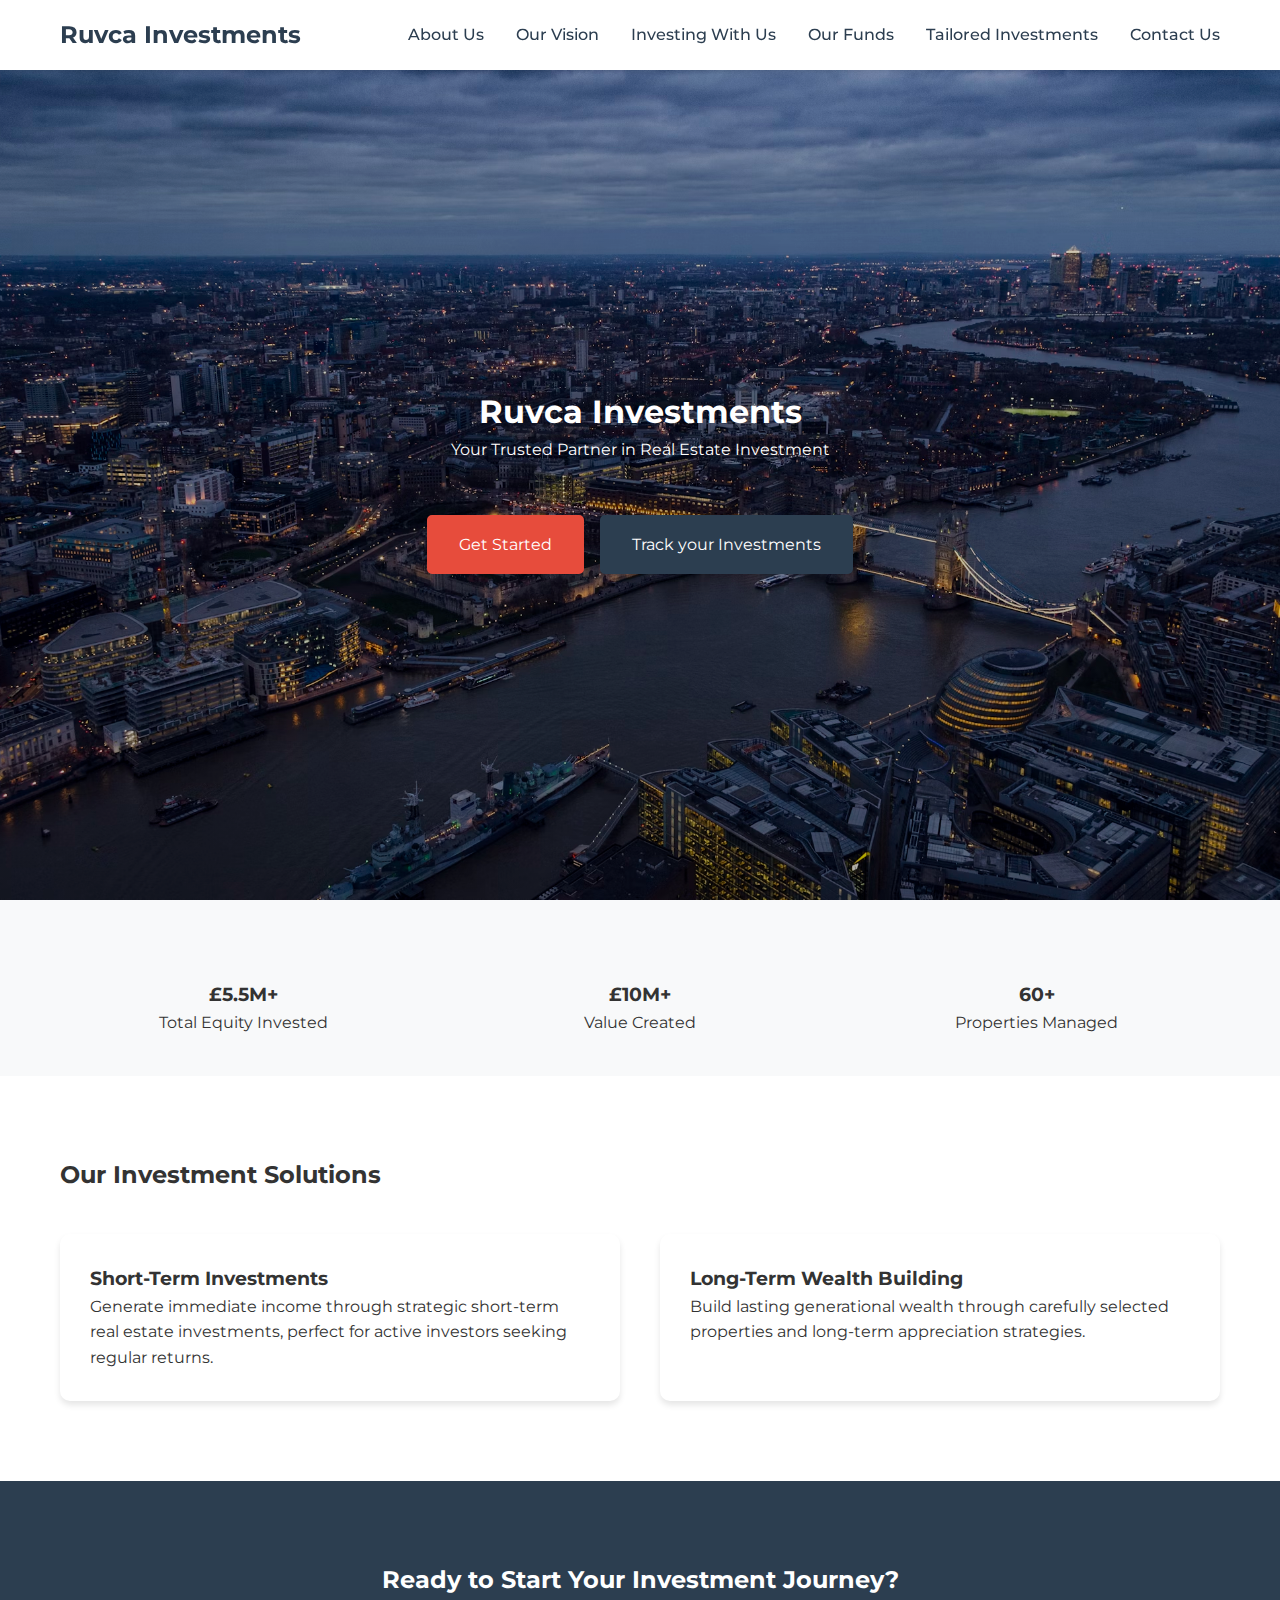
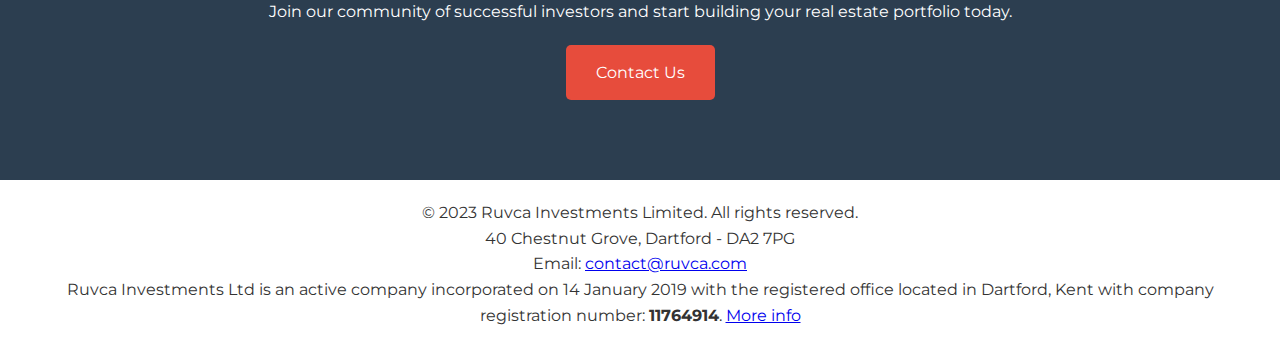
<file: index.html>
<!DOCTYPE html>
<html lang="en">

<head>
    <meta charset="UTF-8">
    <meta name="viewport" content="width=device-width, initial-scale=1.0">
    <title>Ruvca Investments | Real Estate Investment Experts</title>
    <link rel="icon" type="image/x-icon" href="favicon.ico">
    <link href="https://fonts.googleapis.com/css2?family=Montserrat:wght@400;600;700&display=swap" rel="stylesheet">

    <style>
        * {
            margin: 0;
            padding: 0;
            box-sizing: border-box;
        }

        body {
            font-family: 'Montserrat', sans-serif;
            line-height: 1.6;
            color: #333;
        }

        .header {
            background: linear-gradient(rgba(0, 0, 0, 0.1), rgba(0, 0, 0, 0.3)), url('images/london-top.avif');
            background-size: cover;
            background-position: center;
            color: white;
            padding: 100px 20px;
            text-align: center;
            height: 100vh;
            display: flex;
            align-items: center;
        }

        .container {
            max-width: 1200px;
            margin: 0 auto;
            padding: 0 20px;
        }

        .stats {
            background-color: #f8f9fa;
            padding: 40px 0;
            text-align: center;
        }

        .stats-grid {
            display: grid;
            grid-template-columns: repeat(auto-fit, minmax(200px, 1fr));
            gap: 30px;
            margin-top: 40px;
        }

        .services {
            padding: 80px 0;
        }

        .services-grid {
            display: grid;
            grid-template-columns: repeat(auto-fit, minmax(300px, 1fr));
            gap: 40px;
            margin-top: 40px;
        }

        .service-card {
            padding: 30px;
            border-radius: 10px;
            box-shadow: 0 4px 6px rgba(0, 0, 0, 0.1);
        }

        .cta {
            background-color: #2c3e50;
            color: white;
            padding: 80px 0;
            text-align: center;
        }

        .button {
            display: inline-block;
            padding: 15px 30px;
            background-color: #e74c3c;
            color: white;
            text-decoration: none;
            border-radius: 5px;
            margin-top: 20px;
            transition: background-color 0.3s;
        }

        .button:hover {
            background-color: #c0392b;
        }

        .navbar {
            background-color: white;
            box-shadow: 0 2px 4px rgba(0, 0, 0, 0.1);
            padding: 1rem 0;
            position: fixed;
            width: 100%;
            top: 0;
            z-index: 1000;
        }

        .nav-container {
            display: flex;
            justify-content: space-between;
            align-items: center;
        }

        .logo {
            font-weight: 700;
            font-size: 1.5rem;
            color: #2c3e50;
            text-decoration: none;
        }

        .nav-menu {
            display: flex;
            list-style: none;
            align-items: center;
        }

        .nav-item {
            position: relative;
            margin-left: 2rem;
        }

        .nav-link {
            color: #2c3e50;
            text-decoration: none;
            font-weight: 500;
            transition: color 0.3s;
        }

        .nav-link:hover {
            color: #e74c3c;
        }

        .dropdown-content {
            display: none;
            position: absolute;
            background-color: white;
            min-width: 200px;
            box-shadow: 0 8px 16px rgba(0, 0, 0, 0.1);
            border-radius: 5px;
            padding: 0.5rem 0;
        }

        .nav-item:hover .dropdown-content {
            display: block;
        }

        .dropdown-link {
            display: block;
            padding: 0.5rem 1rem;
            color: #2c3e50;
            text-decoration: none;
            transition: background-color 0.3s;
        }

        .dropdown-link:hover {
            background-color: #f8f9fa;
            color: #e74c3c;
        }

        .mobile-menu-btn {
            display: none;
            background: none;
            border: none;
            font-size: 1.5rem;
            cursor: pointer;
            color: #2c3e50;
        }

        @media (max-width: 968px) {
            .mobile-menu-btn {
                display: block;
            }

            .nav-menu {
                display: none;
                position: absolute;
                top: 100%;
                left: 0;
                right: 0;
                background-color: white;
                padding: 1rem 0;
                box-shadow: 0 2px 4px rgba(0, 0, 0, 0.1);
                flex-direction: column;
            }

            .nav-menu.active {
                display: flex;
            }

            .nav-item {
                margin: 0.5rem 0;
            }

            .dropdown-content {
                position: static;
                box-shadow: none;
                padding-left: 1rem;
            }
        }

        /* Adjust header padding to account for fixed navbar */
        .header {
            padding-top: 160px;
        }

        .header-buttons {
            margin-top: 2rem;
            gap: 1rem;
            display: flex;
            justify-content: center;
        }

        .primary-button {
            background-color: #e74c3c;
            border: 2px solid #e74c3c;
        }

        .secondary-button {
            background-color: transparent;
            border: 2px solid white;
        }

        .secondary-button:hover {
            background-color: white;
            color: #2c3e50;
        }

        /* Add smooth scrolling to the entire page */
        html {
            scroll-behavior: smooth;
        }

        .track-button {
            background-color: #2c3e50;
            border: 2px solid #2c3e50;
        }

        .track-button:hover {
            background-color: #34495e;
            border-color: #34495e;
        }
    </style>

</head>

<body>
    <nav class="navbar">
        <div class="container nav-container">
            <a href="index.html" class="logo">Ruvca Investments</a>
            <button class="mobile-menu-btn">☰</button>
            <ul class="nav-menu">
                <li class="nav-item">
                    <a href="about.html" class="nav-link">About Us</a>
                </li>
                <li class="nav-item">
                    <a href="vision.html" class="nav-link">Our Vision</a>
                </li>
                <li class="nav-item">
                    <a href="investing.html" class="nav-link">Investing With Us</a>
                </li>
                <li class="nav-item">
                    <a href="#" class="nav-link">Our Funds</a>
                    <div class="dropdown-content">
                        <a href="prime-location.html" class="dropdown-link">Prime Location Fund</a>
                        <a href="yield-maximizer.html" class="dropdown-link">Yield Maximizer Fund</a>
                        <a href="affordable-housing.html" class="dropdown-link">Affordable Housing Fund</a>
                        <a href="high-risk-reward.html" class="dropdown-link">High-Risk/High-Reward Fund</a>
                    </div>
                </li>
                <li class="nav-item">
                    <a href="tailored.html" class="nav-link">Tailored Investments</a>
                </li>

                <li class="nav-item">
                    <a href="contact.html" class="nav-link">Contact Us</a>
                </li>
            </ul>
        </div>
    </nav>

    <header class="header">
        <div class="container">
            <h1>Ruvca Investments</h1>
            <p>Your Trusted Partner in Real Estate Investment</p>
            <div class="header-buttons">
                <a href="#stats" class="button primary-button">Get Started</a>
                <a href="login.html" class="button track-button">Track your Investments</a>
            </div>
        </div>
    </header>

    <section class="stats" id="stats">
        <div class="container">
            <div class="stats-grid">
                <div>
                    <h3>£5.5M+</h3>
                    <p>Total Equity Invested</p>
                </div>
                <div>
                    <h3>£10M+</h3>
                    <p>Value Created</p>
                </div>
                <div>
                    <h3>60+</h3>
                    <p>Properties Managed</p>
                </div>
            </div>
        </div>
    </section>

    <section class="services">
        <div class="container">
            <h2>Our Investment Solutions</h2>
            <div class="services-grid">
                <div class="service-card">
                    <h3>Short-Term Investments</h3>
                    <p>Generate immediate income through strategic short-term real estate investments, perfect for
                        active investors seeking regular returns.</p>
                </div>
                <div class="service-card">
                    <h3>Long-Term Wealth Building</h3>
                    <p>Build lasting generational wealth through carefully selected properties and long-term
                        appreciation strategies.</p>
                </div>
            </div>
        </div>
    </section>

    <section class="cta">
        <div class="container">
            <h2>Ready to Start Your Investment Journey?</h2>
            <p>Join our community of successful investors and start building your real estate portfolio today.</p>
            <a href="contact.html" class="button">Contact Us</a>
        </div>
    </section>

    <footer>
        <div class="container" style="text-align: center; padding: 20px 0;">
            <p>© 2023 Ruvca Investments Limited. All rights reserved.</p>
            <p>40 Chestnut Grove, Dartford - DA2 7PG</p>
            <p>Email: <a href="mailto:contact@ruvca.com">contact@ruvca.com</a></p>
            <p>Ruvca Investments Ltd is an active company incorporated on 14 January 2019 with the registered office located in Dartford, Kent with company registration number: <strong>11764914</strong>. <a href="https://find-and-update.company-information.service.gov.uk/company/11764914" target="_blank">More info</a></p>

        </div>
    </footer>

    <script>
        document.querySelector('.mobile-menu-btn').addEventListener('click', function () {
            document.querySelector('.nav-menu').classList.toggle('active');
        });

        // Smooth scroll for anchor links
        document.querySelectorAll('a[href^="#"]').forEach(anchor => {
            anchor.addEventListener('click', function (e) {
                e.preventDefault();
                const target = document.querySelector(this.getAttribute('href'));
                if (target) {
                    target.scrollIntoView({
                        behavior: 'smooth'
                    });
                }
            });
        });
    </script>
</body>

</html>
</file>
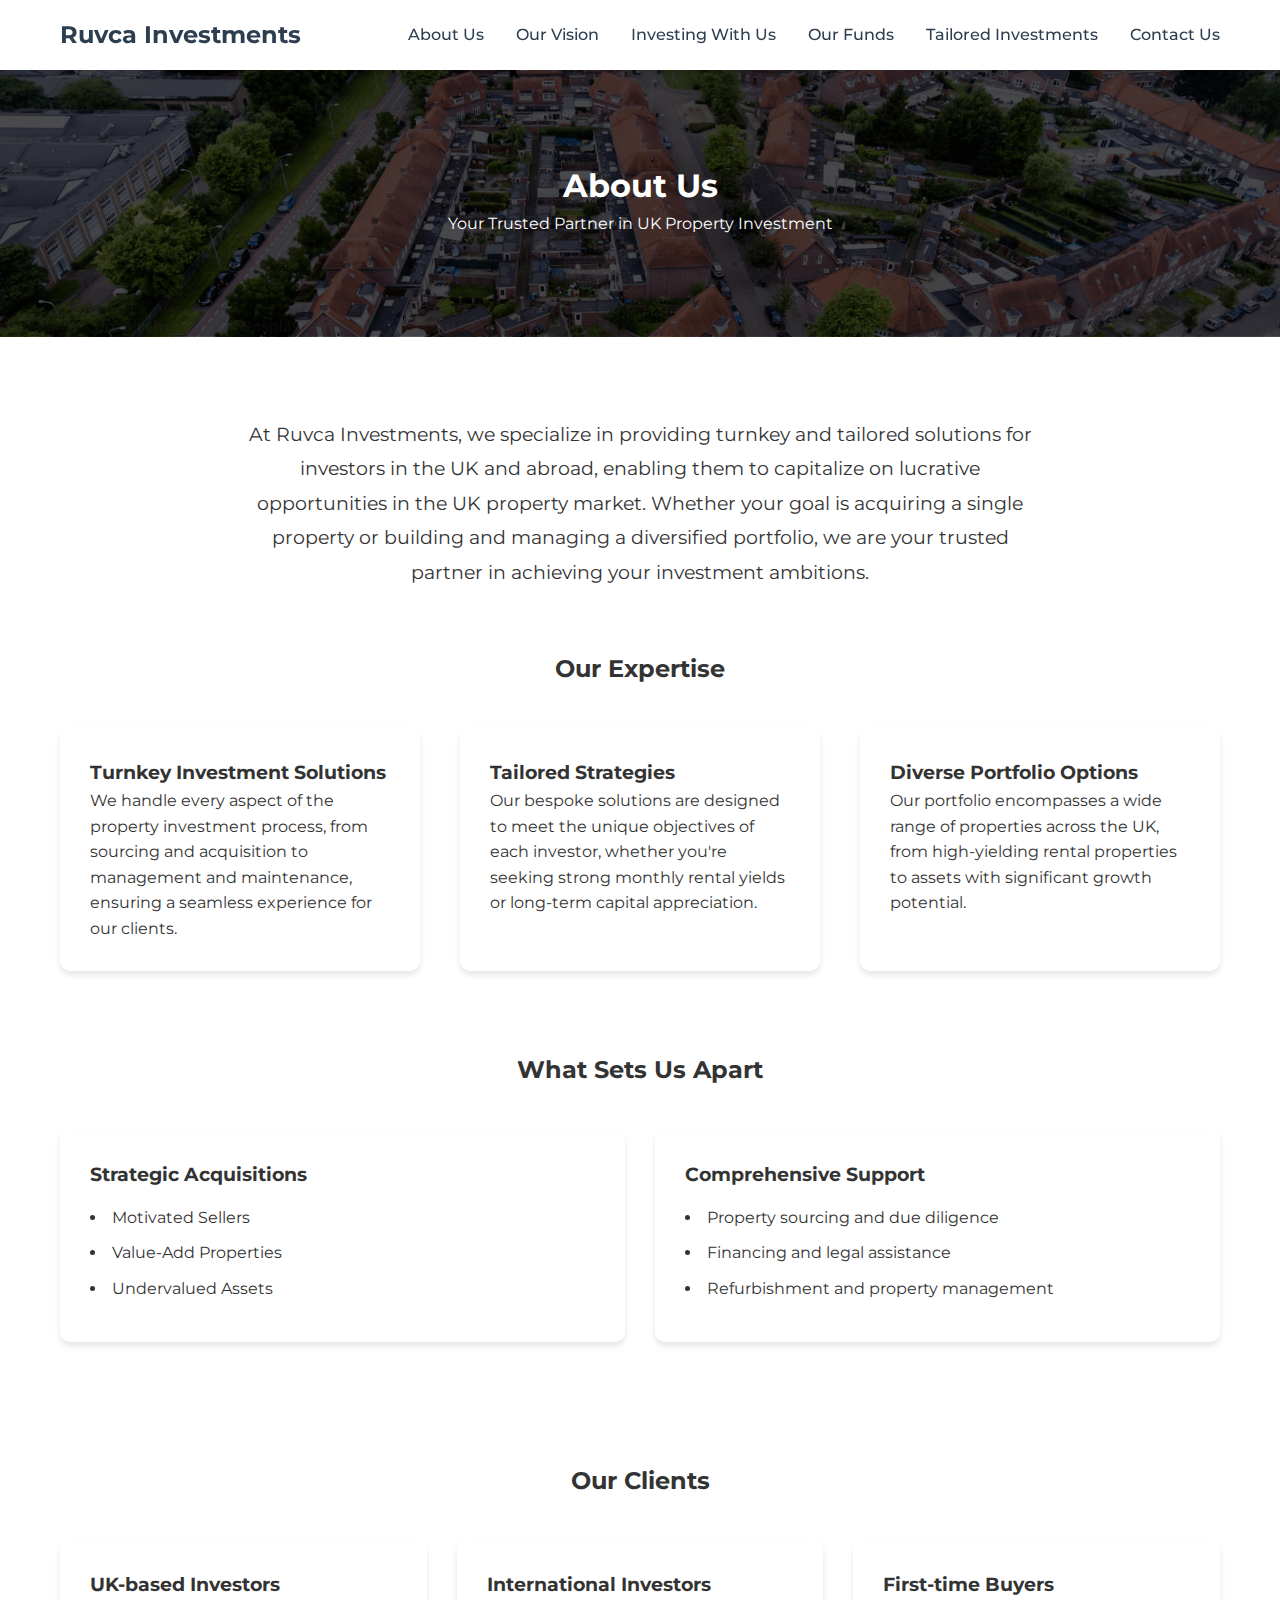
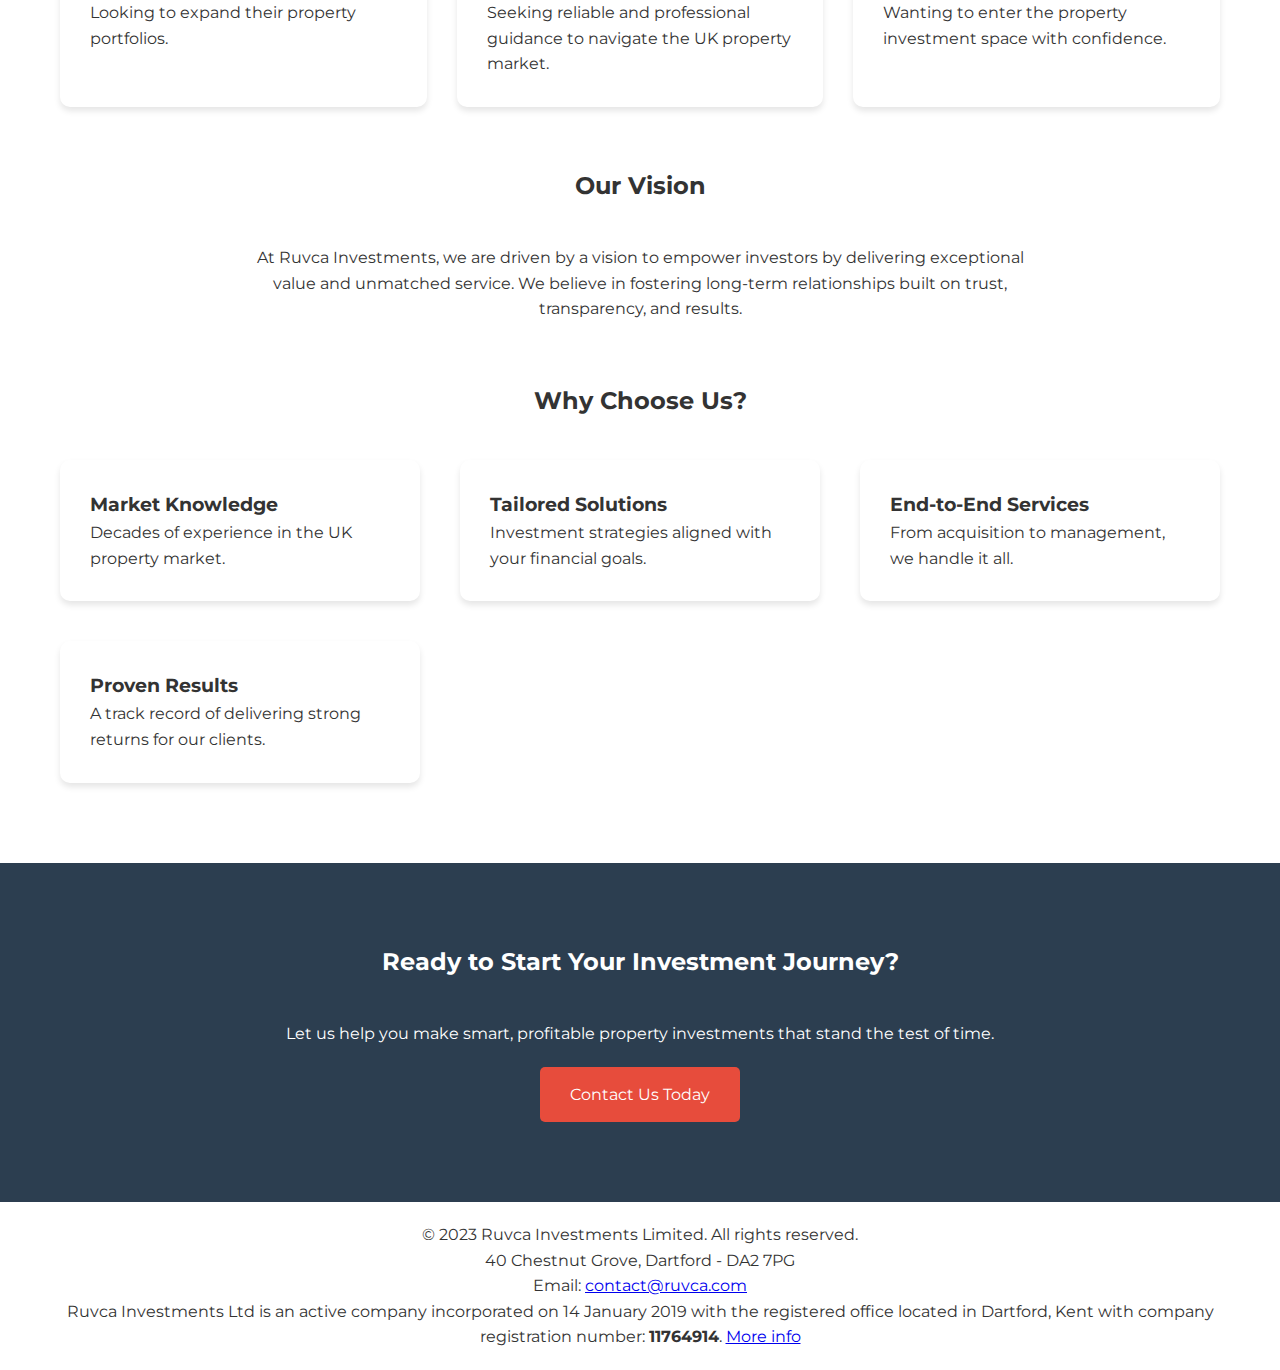
<file: about.html>
<!DOCTYPE html>
<html lang="en">
<head>
    <meta charset="UTF-8">
    <meta name="viewport" content="width=device-width, initial-scale=1.0">
    <title>About Us | Ruvca Investments</title>
    <link rel="icon" type="image/x-icon" href="favicon.ico">
    
    <link href="https://fonts.googleapis.com/css2?family=Montserrat:wght@400;600;700&display=swap" rel="stylesheet">
    <style>
        * {
            margin: 0;
            padding: 0;
            box-sizing: border-box;
        }

        body {
            font-family: 'Montserrat', sans-serif;
            line-height: 1.6;
            color: #333;
        }

        .header {
            background: linear-gradient(rgba(0, 0, 0, 0.7), rgba(0, 0, 0, 0.7)), url('images/bg2.png');
            background-size: cover;
            background-position: center;
            color: white;
            padding: 100px 20px;
            text-align: center;
        }

        .container {
            max-width: 1200px;
            margin: 0 auto;
            padding: 0 20px;
        }

        .stats {
            background-color: #f8f9fa;
            padding: 40px 0;
            text-align: center;
        }

        .stats-grid {
            display: grid;
            grid-template-columns: repeat(auto-fit, minmax(200px, 1fr));
            gap: 30px;
            margin-top: 40px;
        }

        .services {
            padding: 80px 0;
        }

        .services-grid {
            display: grid;
            grid-template-columns: repeat(auto-fit, minmax(300px, 1fr));
            gap: 40px;
            margin-top: 40px;
        }

        .service-card {
            padding: 30px;
            border-radius: 10px;
            box-shadow: 0 4px 6px rgba(0, 0, 0, 0.1);
        }

        .cta {
            background-color: #2c3e50;
            color: white;
            padding: 80px 0;
            text-align: center;
        }

        .button {
            display: inline-block;
            padding: 15px 30px;
            background-color: #e74c3c;
            color: white;
            text-decoration: none;
            border-radius: 5px;
            margin-top: 20px;
            transition: background-color 0.3s;
        }

        .button:hover {
            background-color: #c0392b;
        }

        .navbar {
            background-color: white;
            box-shadow: 0 2px 4px rgba(0, 0, 0, 0.1);
            padding: 1rem 0;
            position: fixed;
            width: 100%;
            top: 0;
            z-index: 1000;
        }

        .nav-container {
            display: flex;
            justify-content: space-between;
            align-items: center;
        }

        .logo {
            font-weight: 700;
            font-size: 1.5rem;
            color: #2c3e50;
            text-decoration: none;
        }

        .nav-menu {
            display: flex;
            list-style: none;
            align-items: center;
        }

        .nav-item {
            position: relative;
            margin-left: 2rem;
        }

        .nav-link {
            color: #2c3e50;
            text-decoration: none;
            font-weight: 500;
            transition: color 0.3s;
        }

        .nav-link:hover {
            color: #e74c3c;
        }

        .dropdown-content {
            display: none;
            position: absolute;
            background-color: white;
            min-width: 200px;
            box-shadow: 0 8px 16px rgba(0, 0, 0, 0.1);
            border-radius: 5px;
            padding: 0.5rem 0;
        }

        .nav-item:hover .dropdown-content {
            display: block;
        }

        .dropdown-link {
            display: block;
            padding: 0.5rem 1rem;
            color: #2c3e50;
            text-decoration: none;
            transition: background-color 0.3s;
        }

        .dropdown-link:hover {
            background-color: #f8f9fa;
            color: #e74c3c;
        }

        .mobile-menu-btn {
            display: none;
            background: none;
            border: none;
            font-size: 1.5rem;
            cursor: pointer;
            color: #2c3e50;
        }

        @media (max-width: 968px) {
            .mobile-menu-btn {
                display: block;
            }

            .nav-menu {
                display: none;
                position: absolute;
                top: 100%;
                left: 0;
                right: 0;
                background-color: white;
                padding: 1rem 0;
                box-shadow: 0 2px 4px rgba(0, 0, 0, 0.1);
                flex-direction: column;
            }

            .nav-menu.active {
                display: flex;
            }

            .nav-item {
                margin: 0.5rem 0;
            }

            .dropdown-content {
                position: static;
                box-shadow: none;
                padding-left: 1rem;
            }
        }

        /* Adjust header padding to account for fixed navbar */
        .header {
            padding-top: 160px;
        }
    </style>
    <style>
        .content {
            padding: 80px 0;
        }

        .intro-section {
            max-width: 800px;
            margin: 0 auto 60px;
            text-align: center;
        }

        .lead {
            font-size: 1.2rem;
            line-height: 1.8;
        }

        .features-grid {
            display: grid;
            grid-template-columns: repeat(auto-fit, minmax(250px, 1fr));
            gap: 30px;
            margin: 40px 0;
        }

        .feature-card, .client-card {
            padding: 30px;
            border-radius: 10px;
            box-shadow: 0 4px 6px rgba(0, 0, 0, 0.1);
            background-color: white;
        }

        .feature-card ul {
            list-style-position: inside;
            margin-top: 15px;
        }

        .feature-card li {
            margin-bottom: 10px;
        }

        .clients-grid {
            display: grid;
            grid-template-columns: repeat(auto-fit, minmax(250px, 1fr));
            gap: 30px;
            margin: 40px 0;
        }

        .vision-section {
            text-align: center;
            max-width: 800px;
            margin: 60px auto;
        }

        section h2 {
            text-align: center;
            margin-bottom: 40px;
        }

        .features-section{
            padding: 80px 0;
        }

    </style>
</head>
<body>
<nav class="navbar">
        <div class="container nav-container">
            <a href="index.html" class="logo">Ruvca Investments</a>
            <button class="mobile-menu-btn">☰</button>
            <ul class="nav-menu">
                <li class="nav-item">
                    <a href="about.html" class="nav-link">About Us</a>
                </li>
                <li class="nav-item">
                    <a href="vision.html" class="nav-link">Our Vision</a>
                </li>
                <li class="nav-item">
                    <a href="investing.html" class="nav-link">Investing With Us</a>
                </li>
                <li class="nav-item">
                    <a href="#" class="nav-link">Our Funds</a>
                    <div class="dropdown-content">
                        <a href="prime-location.html" class="dropdown-link">Prime Location Fund</a>
                        <a href="yield-maximizer.html" class="dropdown-link">Yield Maximizer Fund</a>
                        <a href="affordable-housing.html" class="dropdown-link">Affordable Housing Fund</a>
                        <a href="high-risk-reward.html" class="dropdown-link">High-Risk/High-Reward Fund</a>
                    </div>
                </li>
                <li class="nav-item">
                    <a href="tailored.html" class="nav-link">Tailored Investments</a>
                </li>

                <li class="nav-item">
                    <a href="contact.html" class="nav-link">Contact Us</a>
                </li>
            </ul>
        </div>
    </nav>

    <header class="header">
        <div class="container">
            <h1>About Us</h1>
            <p>Your Trusted Partner in UK Property Investment</p>
        </div>
    </header>

    <section class="content">
        <div class="container">
            <div class="intro-section">
                <p class="lead">At Ruvca Investments, we specialize in providing turnkey and tailored solutions for investors in the UK and abroad, enabling them to capitalize on lucrative opportunities in the UK property market. Whether your goal is acquiring a single property or building and managing a diversified portfolio, we are your trusted partner in achieving your investment ambitions.</p>
            </div>

            <div class="expertise-section">
                <h2>Our Expertise</h2>
                <div class="services-grid">
                    <div class="service-card">
                        <h3>Turnkey Investment Solutions</h3>
                        <p>We handle every aspect of the property investment process, from sourcing and acquisition to management and maintenance, ensuring a seamless experience for our clients.</p>
                    </div>
                    <div class="service-card">
                        <h3>Tailored Strategies</h3>
                        <p>Our bespoke solutions are designed to meet the unique objectives of each investor, whether you're seeking strong monthly rental yields or long-term capital appreciation.</p>
                    </div>
                    <div class="service-card">
                        <h3>Diverse Portfolio Options</h3>
                        <p>Our portfolio encompasses a wide range of properties across the UK, from high-yielding rental properties to assets with significant growth potential.</p>
                    </div>
                </div>
            </div>

            <div class="features-section">
                <h2>What Sets Us Apart</h2>
                <div class="features-grid">
                    <div class="feature-card">
                        <h3>Strategic Acquisitions</h3>
                        <ul>
                            <li>Motivated Sellers</li>
                            <li>Value-Add Properties</li>
                            <li>Undervalued Assets</li>
                        </ul>
                    </div>
                    <div class="feature-card">
                        <h3>Comprehensive Support</h3>
                        <ul>
                            <li>Property sourcing and due diligence</li>
                            <li>Financing and legal assistance</li>
                            <li>Refurbishment and property management</li>
                        </ul>
                    </div>
                </div>
            </div>

            <div class="clients-section">
                <h2>Our Clients</h2>
                <div class="clients-grid">
                    <div class="client-card">
                        <h3>UK-based Investors</h3>
                        <p>Looking to expand their property portfolios.</p>
                    </div>
                    <div class="client-card">
                        <h3>International Investors</h3>
                        <p>Seeking reliable and professional guidance to navigate the UK property market.</p>
                    </div>
                    <div class="client-card">
                        <h3>First-time Buyers</h3>
                        <p>Wanting to enter the property investment space with confidence.</p>
                    </div>
                </div>
            </div>

            <div class="vision-section">
                <h2>Our Vision</h2>
                <p>At Ruvca Investments, we are driven by a vision to empower investors by delivering exceptional value and unmatched service. We believe in fostering long-term relationships built on trust, transparency, and results.</p>
            </div>

            <div class="why-us-section">
                <h2>Why Choose Us?</h2>
                <div class="services-grid">
                    <div class="service-card">
                        <h3>Market Knowledge</h3>
                        <p>Decades of experience in the UK property market.</p>
                    </div>
                    <div class="service-card">
                        <h3>Tailored Solutions</h3>
                        <p>Investment strategies aligned with your financial goals.</p>
                    </div>
                    <div class="service-card">
                        <h3>End-to-End Services</h3>
                        <p>From acquisition to management, we handle it all.</p>
                    </div>
                    <div class="service-card">
                        <h3>Proven Results</h3>
                        <p>A track record of delivering strong returns for our clients.</p>
                    </div>
                </div>
            </div>
        </div>
    </section>

    <section class="cta">
        <div class="container">
            <h2>Ready to Start Your Investment Journey?</h2>
            <p>Let us help you make smart, profitable property investments that stand the test of time.</p>
            <a href="contact.html" class="button">Contact Us Today</a>
        </div>
    </section>

    <footer>
        <div class="container" style="text-align: center; padding: 20px 0;">
            <p>© 2023 Ruvca Investments Limited. All rights reserved.</p>
            <p>40 Chestnut Grove, Dartford - DA2 7PG</p>
            <p>Email: <a href="mailto:contact@ruvca.com">contact@ruvca.com</a></p>
            <p>Ruvca Investments Ltd is an active company incorporated on 14 January 2019 with the registered office located in Dartford, Kent with company registration number: <strong>11764914</strong>. <a href="https://find-and-update.company-information.service.gov.uk/company/11764914" target="_blank">More info</a></p>

        </div>
    </footer>

    
    <script>
        document.querySelector('.mobile-menu-btn').addEventListener('click', function () {
            document.querySelector('.nav-menu').classList.toggle('active');
        });

        // Smooth scroll for anchor links
        document.querySelectorAll('a[href^="#"]').forEach(anchor => {
            anchor.addEventListener('click', function (e) {
                e.preventDefault();
                const target = document.querySelector(this.getAttribute('href'));
                if (target) {
                    target.scrollIntoView({
                        behavior: 'smooth'
                    });
                }
            });
        });
    </script>
    
</body>
</html>
</file>
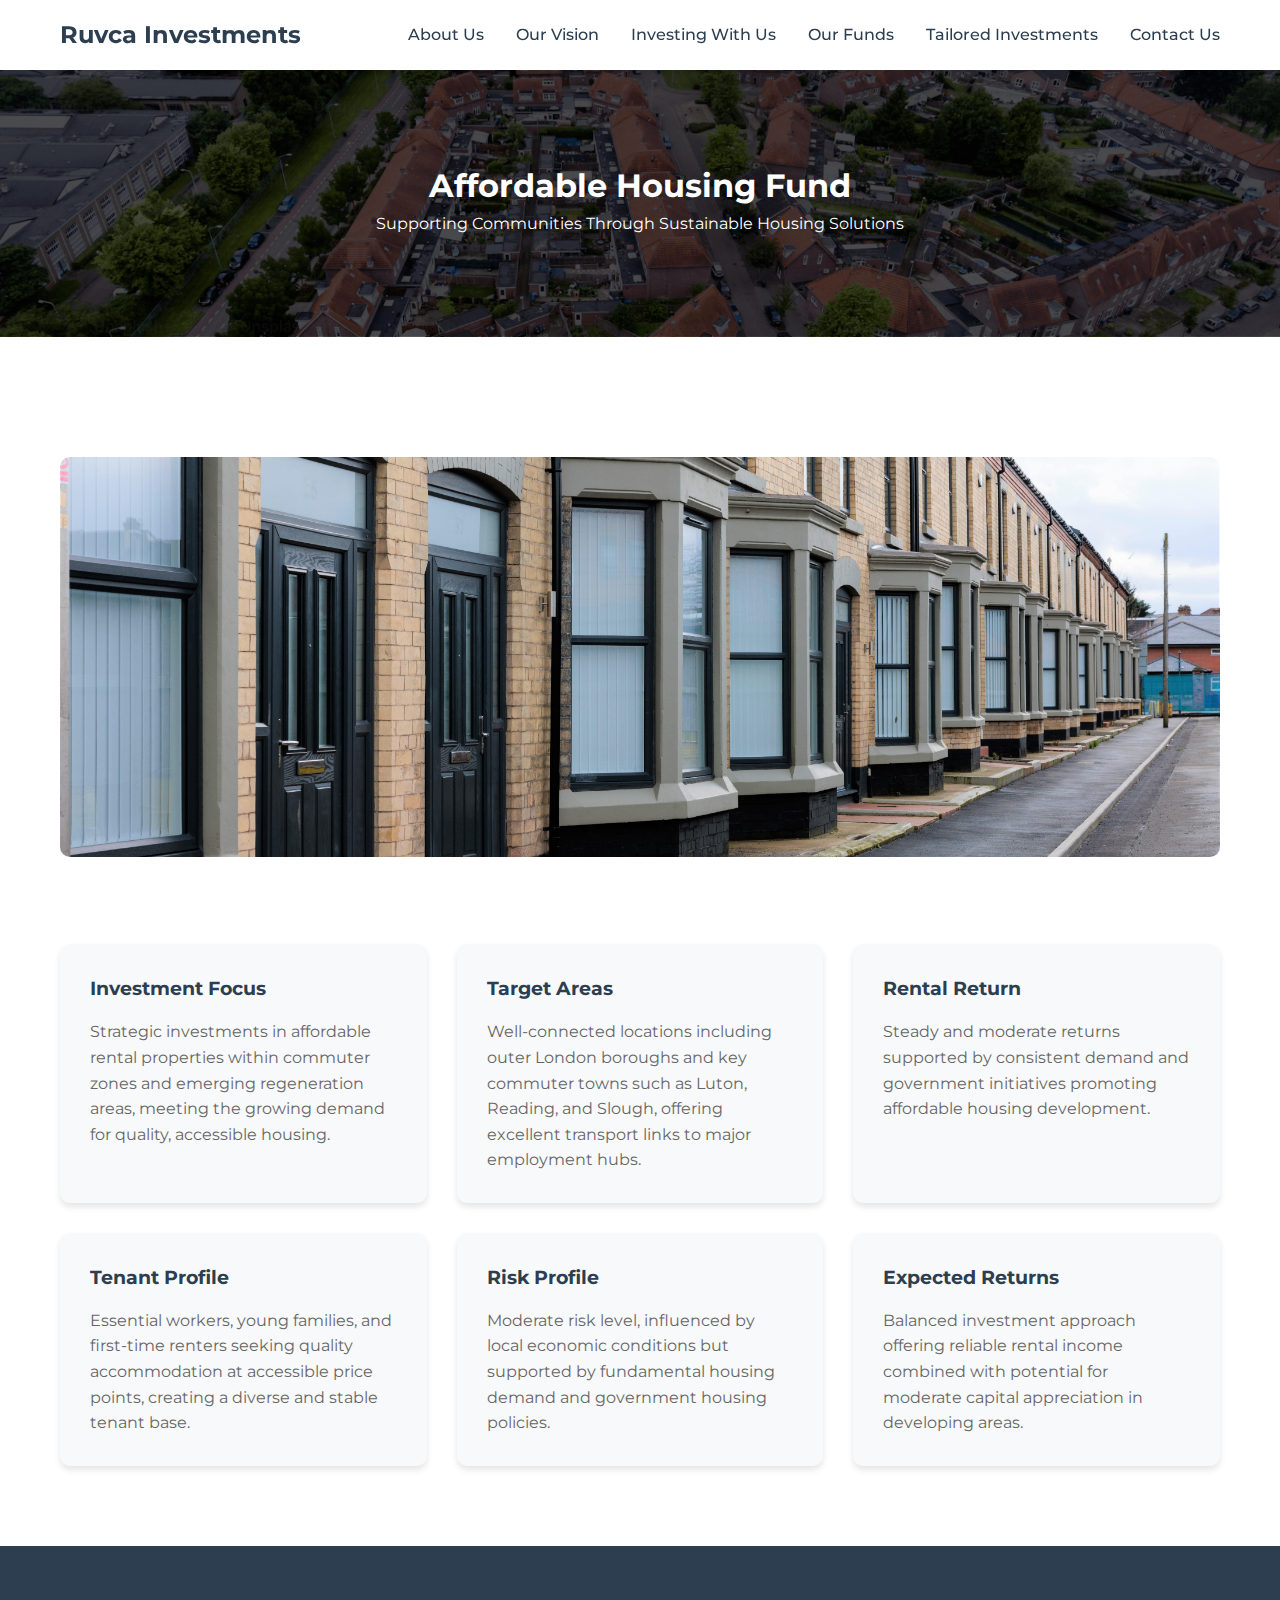
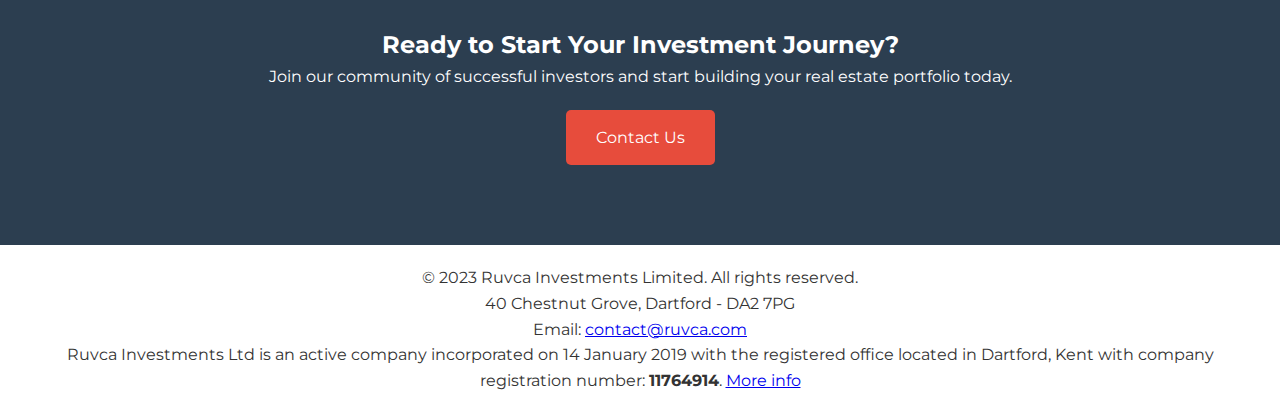
<file: affordable-housing.html>
<!DOCTYPE html>
<html lang="en">

<head>
    <meta charset="UTF-8">
    <meta name="viewport" content="width=device-width, initial-scale=1.0">
    <title>Ruvca Investments | Real Estate Investment Experts</title>
    <link rel="icon" type="image/x-icon" href="favicon.ico">
    <link href="https://fonts.googleapis.com/css2?family=Montserrat:wght@400;600;700&display=swap" rel="stylesheet">

    <style>
        * {
            margin: 0;
            padding: 0;
            box-sizing: border-box;
        }

        body {
            font-family: 'Montserrat', sans-serif;
            line-height: 1.6;
            color: #333;
        }

        .header {
            background: linear-gradient(rgba(0, 0, 0, 0.7), rgba(0, 0, 0, 0.7)), url('images/bg2.png');
            background-size: cover;
            background-position: center;
            color: white;
            padding: 100px 20px;
            text-align: center;
        }

        .container {
            max-width: 1200px;
            margin: 0 auto;
            padding: 0 20px;
        }

        .stats {
            background-color: #f8f9fa;
            padding: 40px 0;
            text-align: center;
        }

        .stats-grid {
            display: grid;
            grid-template-columns: repeat(auto-fit, minmax(200px, 1fr));
            gap: 30px;
            margin-top: 40px;
        }

        .services {
            padding: 80px 0;
        }

        .services-grid {
            display: grid;
            grid-template-columns: repeat(auto-fit, minmax(300px, 1fr));
            gap: 40px;
            margin-top: 40px;
        }

        .service-card {
            padding: 30px;
            border-radius: 10px;
            box-shadow: 0 4px 6px rgba(0, 0, 0, 0.1);
        }

        .cta {
            background-color: #2c3e50;
            color: white;
            padding: 80px 0;
            text-align: center;
        }

        .button {
            display: inline-block;
            padding: 15px 30px;
            background-color: #e74c3c;
            color: white;
            text-decoration: none;
            border-radius: 5px;
            margin-top: 20px;
            transition: background-color 0.3s;
        }

        .button:hover {
            background-color: #c0392b;
        }

        .navbar {
            background-color: white;
            box-shadow: 0 2px 4px rgba(0, 0, 0, 0.1);
            padding: 1rem 0;
            position: fixed;
            width: 100%;
            top: 0;
            z-index: 1000;
        }

        .nav-container {
            display: flex;
            justify-content: space-between;
            align-items: center;
        }

        .logo {
            font-weight: 700;
            font-size: 1.5rem;
            color: #2c3e50;
            text-decoration: none;
        }

        .nav-menu {
            display: flex;
            list-style: none;
            align-items: center;
        }

        .nav-item {
            position: relative;
            margin-left: 2rem;
        }

        .nav-link {
            color: #2c3e50;
            text-decoration: none;
            font-weight: 500;
            transition: color 0.3s;
        }

        .nav-link:hover {
            color: #e74c3c;
        }

        .dropdown-content {
            display: none;
            position: absolute;
            background-color: white;
            min-width: 200px;
            box-shadow: 0 8px 16px rgba(0, 0, 0, 0.1);
            border-radius: 5px;
            padding: 0.5rem 0;
        }

        .nav-item:hover .dropdown-content {
            display: block;
        }

        .dropdown-link {
            display: block;
            padding: 0.5rem 1rem;
            color: #2c3e50;
            text-decoration: none;
            transition: background-color 0.3s;
        }

        .dropdown-link:hover {
            background-color: #f8f9fa;
            color: #e74c3c;
        }

        .mobile-menu-btn {
            display: none;
            background: none;
            border: none;
            font-size: 1.5rem;
            cursor: pointer;
            color: #2c3e50;
        }

        @media (max-width: 968px) {
            .mobile-menu-btn {
                display: block;
            }

            .nav-menu {
                display: none;
                position: absolute;
                top: 100%;
                left: 0;
                right: 0;
                background-color: white;
                padding: 1rem 0;
                box-shadow: 0 2px 4px rgba(0, 0, 0, 0.1);
                flex-direction: column;
            }

            .nav-menu.active {
                display: flex;
            }

            .nav-item {
                margin: 0.5rem 0;
            }

            .dropdown-content {
                position: static;
                box-shadow: none;
                padding-left: 1rem;
            }
        }

        /* Adjust header padding to account for fixed navbar */
        .header {
            padding-top: 160px;
        }

        .fund-details {
            padding: 80px 0;
            background-color: #fff;
        }

        .fund-grid {
            display: grid;
            grid-template-columns: repeat(auto-fit, minmax(300px, 1fr));
            gap: 30px;
            margin-top: 40px;
        }

        .fund-card {
            background-color: #f8f9fa;
            padding: 30px;
            border-radius: 10px;
            box-shadow: 0 4px 6px rgba(0, 0, 0, 0.1);
            transition: transform 0.3s ease;
        }

        .fund-card:hover {
            transform: translateY(-5px);
        }

        .fund-card h3 {
            color: #2c3e50;
            margin-bottom: 15px;
        }

        .fund-card p {
            color: #666;
        }
    </style>

</head>

<body>
    <nav class="navbar">
        <div class="container nav-container">
            <a href="index.html" class="logo">Ruvca Investments</a>
            <button class="mobile-menu-btn">☰</button>
            <ul class="nav-menu">
                <li class="nav-item">
                    <a href="about.html" class="nav-link">About Us</a>
                </li>
                <li class="nav-item">
                    <a href="vision.html" class="nav-link">Our Vision</a>
                </li>
                <li class="nav-item">
                    <a href="investing.html" class="nav-link">Investing With Us</a>
                </li>
                <li class="nav-item">
                    <a href="#" class="nav-link">Our Funds</a>
                    <div class="dropdown-content">
                        <a href="prime-location.html" class="dropdown-link">Prime Location Fund</a>
                        <a href="yield-maximizer.html" class="dropdown-link">Yield Maximizer Fund</a>
                        <a href="affordable-housing.html" class="dropdown-link">Affordable Housing Fund</a>
                        <a href="high-risk-reward.html" class="dropdown-link">High-Risk/High-Reward Fund</a>
                    </div>
                </li>
                <li class="nav-item">
                    <a href="tailored.html" class="nav-link">Tailored Investments</a>
                </li>

                <li class="nav-item">
                    <a href="contact.html" class="nav-link">Contact Us</a>
                </li>
            </ul>
        </div>
    </nav>

    <header class="header">
        <div class="container">
            <h1>Affordable Housing Fund</h1>
            <p>Supporting Communities Through Sustainable Housing Solutions</p>
        </div>
    </header>

    <section class="fund-details">
        <div class="container">
            <div class="fund-image">
                <img src="images/affordable-houses.jpg" alt="Modern affordable housing development in a commuter town" style="width: 100%; height: 400px; object-fit: cover; border-radius: 10px; margin: 40px 0;">
            </div>
            
            <div class="fund-grid">
                <div class="fund-card">
                    <h3>Investment Focus</h3>
                    <p>Strategic investments in affordable rental properties within commuter zones and emerging regeneration areas, meeting the growing demand for quality, accessible housing.</p>
                </div>
                
                <div class="fund-card">
                    <h3>Target Areas</h3>
                    <p>Well-connected locations including outer London boroughs and key commuter towns such as Luton, Reading, and Slough, offering excellent transport links to major employment hubs.</p>
                </div>
                
                <div class="fund-card">
                    <h3>Rental Return</h3>
                    <p>Steady and moderate returns supported by consistent demand and government initiatives promoting affordable housing development.</p>
                </div>
                
                <div class="fund-card">
                    <h3>Tenant Profile</h3>
                    <p>Essential workers, young families, and first-time renters seeking quality accommodation at accessible price points, creating a diverse and stable tenant base.</p>
                </div>
                
                <div class="fund-card">
                    <h3>Risk Profile</h3>
                    <p>Moderate risk level, influenced by local economic conditions but supported by fundamental housing demand and government housing policies.</p>
                </div>
                
                <div class="fund-card">
                    <h3>Expected Returns</h3>
                    <p>Balanced investment approach offering reliable rental income combined with potential for moderate capital appreciation in developing areas.</p>
                </div>
            </div>
        </div>
    </section>

    <section class="cta">
        <div class="container">
            <h2>Ready to Start Your Investment Journey?</h2>
            <p>Join our community of successful investors and start building your real estate portfolio today.</p>
            <a href="contact.html" class="button">Contact Us</a>
        </div>
    </section>

    <footer>
        <div class="container" style="text-align: center; padding: 20px 0;">
            <p>© 2023 Ruvca Investments Limited. All rights reserved.</p>
            <p>40 Chestnut Grove, Dartford - DA2 7PG</p>
            <p>Email: <a href="mailto:contact@ruvca.com">contact@ruvca.com</a></p>
            <p>Ruvca Investments Ltd is an active company incorporated on 14 January 2019 with the registered office located in Dartford, Kent with company registration number: <strong>11764914</strong>. <a href="https://find-and-update.company-information.service.gov.uk/company/11764914" target="_blank">More info</a></p>

        </div>
    </footer>
    
    <script>
        document.querySelector('.mobile-menu-btn').addEventListener('click', function () {
            document.querySelector('.nav-menu').classList.toggle('active');
        });
    </script>
</body>

</html>
</file>
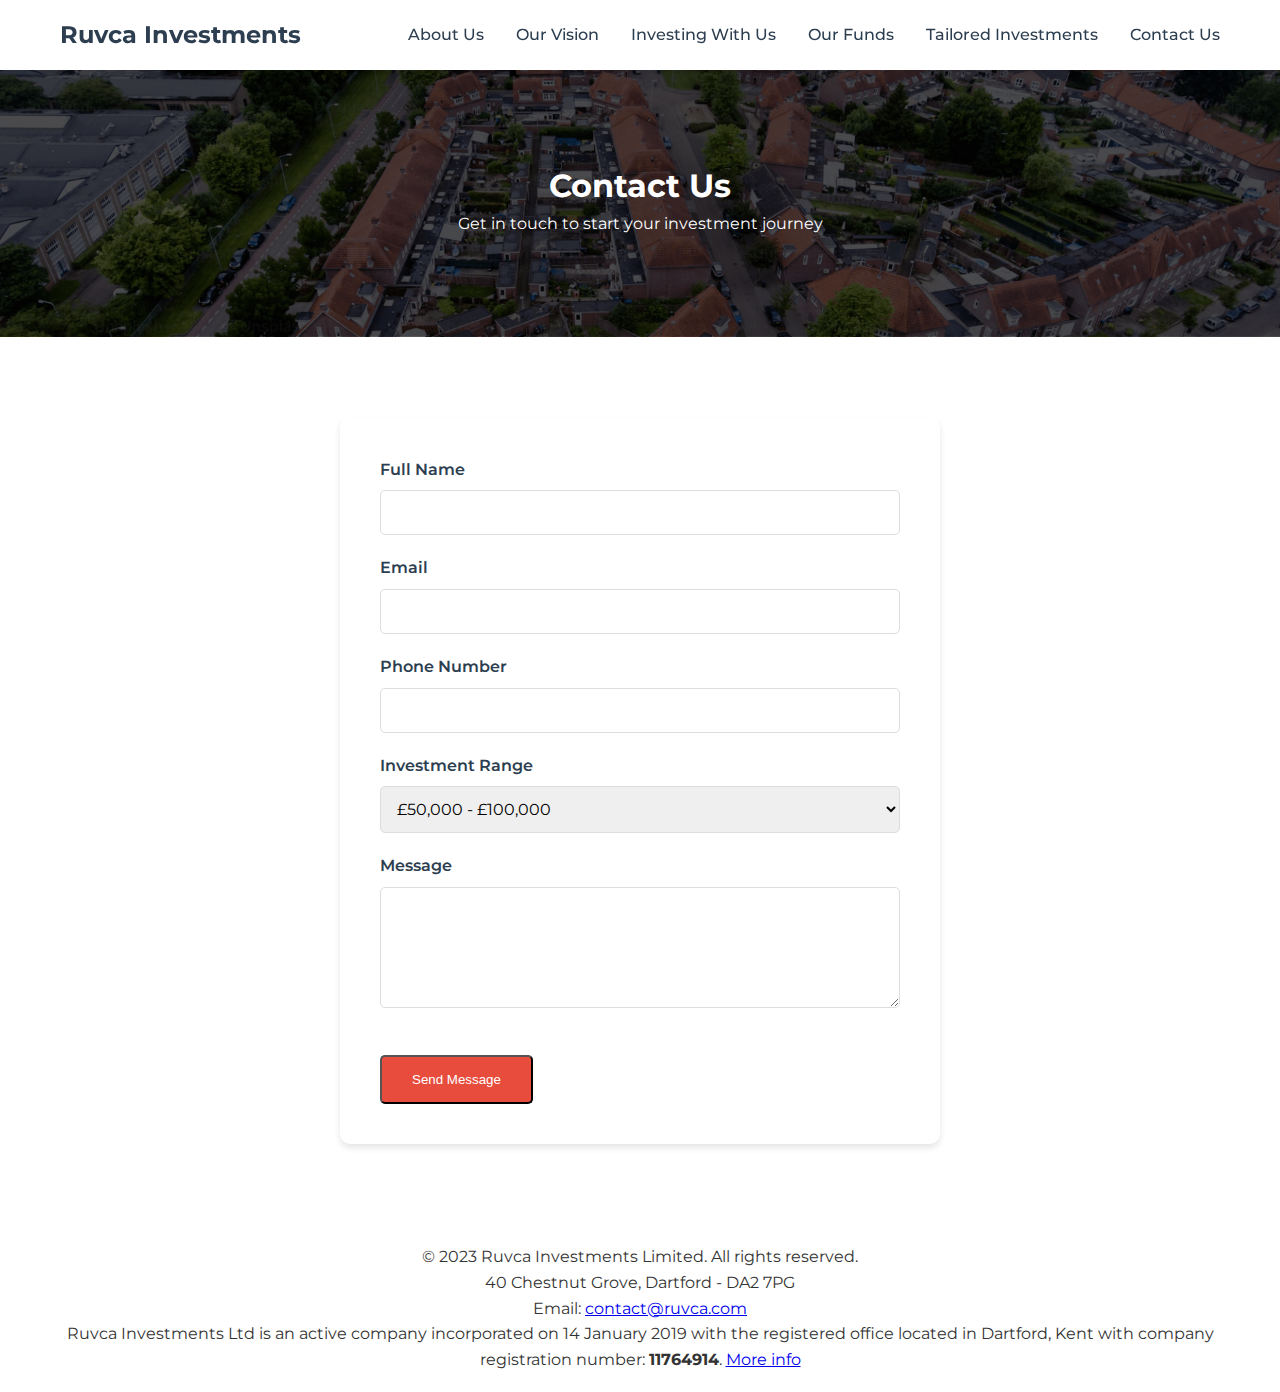
<file: contact.html>
<!DOCTYPE html>
<html lang="en">

<head>
    <meta charset="UTF-8">
    <meta name="viewport" content="width=device-width, initial-scale=1.0">
    <title>Ruvca Investments | Real Estate Investment Experts</title>
    <link rel="icon" type="image/x-icon" href="favicon.ico">
    <link href="https://fonts.googleapis.com/css2?family=Montserrat:wght@400;600;700&display=swap" rel="stylesheet">

    <style>
        * {
            margin: 0;
            padding: 0;
            box-sizing: border-box;
        }

        body {
            font-family: 'Montserrat', sans-serif;
            line-height: 1.6;
            color: #333;
        }

        .header {
            background: linear-gradient(rgba(0, 0, 0, 0.7), rgba(0, 0, 0, 0.7)), url('images/bg2.png');
            background-size: cover;
            background-position: center;
            color: white;
            padding: 100px 20px;
            text-align: center;
        }

        .container {
            max-width: 1200px;
            margin: 0 auto;
            padding: 0 20px;
        }

        .stats {
            background-color: #f8f9fa;
            padding: 40px 0;
            text-align: center;
        }

        .stats-grid {
            display: grid;
            grid-template-columns: repeat(auto-fit, minmax(200px, 1fr));
            gap: 30px;
            margin-top: 40px;
        }

        .services {
            padding: 80px 0;
        }

        .services-grid {
            display: grid;
            grid-template-columns: repeat(auto-fit, minmax(300px, 1fr));
            gap: 40px;
            margin-top: 40px;
        }

        .service-card {
            padding: 30px;
            border-radius: 10px;
            box-shadow: 0 4px 6px rgba(0, 0, 0, 0.1);
        }

        .cta {
            background-color: #2c3e50;
            color: white;
            padding: 80px 0;
            text-align: center;
        }

        .button {
            display: inline-block;
            padding: 15px 30px;
            background-color: #e74c3c;
            color: white;
            text-decoration: none;
            border-radius: 5px;
            margin-top: 20px;
            transition: background-color 0.3s;
        }

        .button:hover {
            background-color: #c0392b;
        }

        .navbar {
            background-color: white;
            box-shadow: 0 2px 4px rgba(0, 0, 0, 0.1);
            padding: 1rem 0;
            position: fixed;
            width: 100%;
            top: 0;
            z-index: 1000;
        }

        .nav-container {
            display: flex;
            justify-content: space-between;
            align-items: center;
        }

        .logo {
            font-weight: 700;
            font-size: 1.5rem;
            color: #2c3e50;
            text-decoration: none;
        }

        .nav-menu {
            display: flex;
            list-style: none;
            align-items: center;
        }

        .nav-item {
            position: relative;
            margin-left: 2rem;
        }

        .nav-link {
            color: #2c3e50;
            text-decoration: none;
            font-weight: 500;
            transition: color 0.3s;
        }

        .nav-link:hover {
            color: #e74c3c;
        }

        .dropdown-content {
            display: none;
            position: absolute;
            background-color: white;
            min-width: 200px;
            box-shadow: 0 8px 16px rgba(0, 0, 0, 0.1);
            border-radius: 5px;
            padding: 0.5rem 0;
        }

        .nav-item:hover .dropdown-content {
            display: block;
        }

        .dropdown-link {
            display: block;
            padding: 0.5rem 1rem;
            color: #2c3e50;
            text-decoration: none;
            transition: background-color 0.3s;
        }

        .dropdown-link:hover {
            background-color: #f8f9fa;
            color: #e74c3c;
        }

        .mobile-menu-btn {
            display: none;
            background: none;
            border: none;
            font-size: 1.5rem;
            cursor: pointer;
            color: #2c3e50;
        }

        @media (max-width: 968px) {
            .mobile-menu-btn {
                display: block;
            }

            .nav-menu {
                display: none;
                position: absolute;
                top: 100%;
                left: 0;
                right: 0;
                background-color: white;
                padding: 1rem 0;
                box-shadow: 0 2px 4px rgba(0, 0, 0, 0.1);
                flex-direction: column;
            }

            .nav-menu.active {
                display: flex;
            }

            .nav-item {
                margin: 0.5rem 0;
            }

            .dropdown-content {
                position: static;
                box-shadow: none;
                padding-left: 1rem;
            }
        }

        /* Adjust header padding to account for fixed navbar */
        .header {
            padding-top: 160px;
        }

        .contact-form {
            max-width: 600px;
            margin: 0 auto;
            padding: 40px;
            background-color: white;
            border-radius: 10px;
            box-shadow: 0 4px 6px rgba(0, 0, 0, 0.1);
        }

        .form-group {
            margin-bottom: 20px;
        }

        .form-group label {
            display: block;
            margin-bottom: 8px;
            font-weight: 600;
            color: #2c3e50;
        }

        .form-group input,
        .form-group select,
        .form-group textarea {
            width: 100%;
            padding: 12px;
            border: 1px solid #ddd;
            border-radius: 5px;
            font-family: 'Montserrat', sans-serif;
            font-size: 1rem;
        }

        .form-group textarea {
            resize: vertical;
        }

        .form-group input:focus,
        .form-group select:focus,
        .form-group textarea:focus {
            outline: none;
            border-color: #e74c3c;
            box-shadow: 0 0 0 2px rgba(231, 76, 60, 0.1);
        }
    </style>

</head>

<body>
    <nav class="navbar">
        <div class="container nav-container">
            <a href="index.html" class="logo">Ruvca Investments</a>
            <button class="mobile-menu-btn">☰</button>
            <ul class="nav-menu">
                <li class="nav-item">
                    <a href="about.html" class="nav-link">About Us</a>
                </li>
                <li class="nav-item">
                    <a href="vision.html" class="nav-link">Our Vision</a>
                </li>
                <li class="nav-item">
                    <a href="investing.html" class="nav-link">Investing With Us</a>
                </li>
                <li class="nav-item">
                    <a href="#" class="nav-link">Our Funds</a>
                    <div class="dropdown-content">
                        <a href="prime-location.html" class="dropdown-link">Prime Location Fund</a>
                        <a href="yield-maximizer.html" class="dropdown-link">Yield Maximizer Fund</a>
                        <a href="affordable-housing.html" class="dropdown-link">Affordable Housing Fund</a>
                        <a href="high-risk-reward.html" class="dropdown-link">High-Risk/High-Reward Fund</a>
                    </div>
                </li>
                <li class="nav-item">
                    <a href="tailored.html" class="nav-link">Tailored Investments</a>
                </li>

                <li class="nav-item">
                    <a href="contact.html" class="nav-link">Contact Us</a>
                </li>
            </ul>
        </div>
    </nav>

    <header class="header">
        <div class="container">
            <h1>Contact Us</h1>
            <p>Get in touch to start your investment journey</p>
        </div>
    </header>

    <section class="services">
        <div class="container">
            <form action="https://api.web3forms.com/submit" method="POST"  class="contact-form" target="_blank">
                <input type="hidden" name="access_key" value="c0e07d24-adb3-4d22-8ddf-c6d3f9afdbb7" />
                <div class="form-group">
                    <label for="name">Full Name</label>
                    <input type="text" id="name" name="name" required>
                </div>
                <div class="form-group">
                    <label for="email">Email</label>
                    <input type="email" id="email" name="email" required>
                </div>
                <div class="form-group">
                    <label for="phone">Phone Number</label>
                    <input type="tel" id="phone" name="phone">
                </div>
                <div class="form-group">
                    <label for="investment">Investment Range</label>
                    <select id="investment" name="investment">
                        <option value="50-100k">£50,000 - £100,000</option>
                        <option value="100-250k">£100,000 - £250,000</option>
                        <option value="250k+">£250,000+</option>
                    </select>
                </div>
                <div class="form-group">
                    <label for="message">Message</label>
                    <textarea id="message" name="message" rows="5"></textarea>
                </div>
                <input type="hidden" name="redirect" value="/index.html">
                <button type="submit" class="button">Send Message</button>
            </form>
        </div>
    </section>
    <footer>
        <div class="container" style="text-align: center; padding: 20px 0;">
            <p>© 2023 Ruvca Investments Limited. All rights reserved.</p>
            <p>40 Chestnut Grove, Dartford - DA2 7PG</p>
            <p>Email: <a href="mailto:contact@ruvca.com">contact@ruvca.com</a></p>
            <p>Ruvca Investments Ltd is an active company incorporated on 14 January 2019 with the registered office located in Dartford, Kent with company registration number: <strong>11764914</strong>. <a href="https://find-and-update.company-information.service.gov.uk/company/11764914" target="_blank">More info</a></p>
        </div>
    </footer>

    
    <script>
        document.querySelector('.mobile-menu-btn').addEventListener('click', function () {
            document.querySelector('.nav-menu').classList.toggle('active');
        });

        // Smooth scroll for anchor links
        document.querySelectorAll('a[href^="#"]').forEach(anchor => {
            anchor.addEventListener('click', function (e) {
                e.preventDefault();
                const target = document.querySelector(this.getAttribute('href'));
                if (target) {
                    target.scrollIntoView({
                        behavior: 'smooth'
                    });
                }
            });
        });
    </script>
   
</body>

</html>
</file>
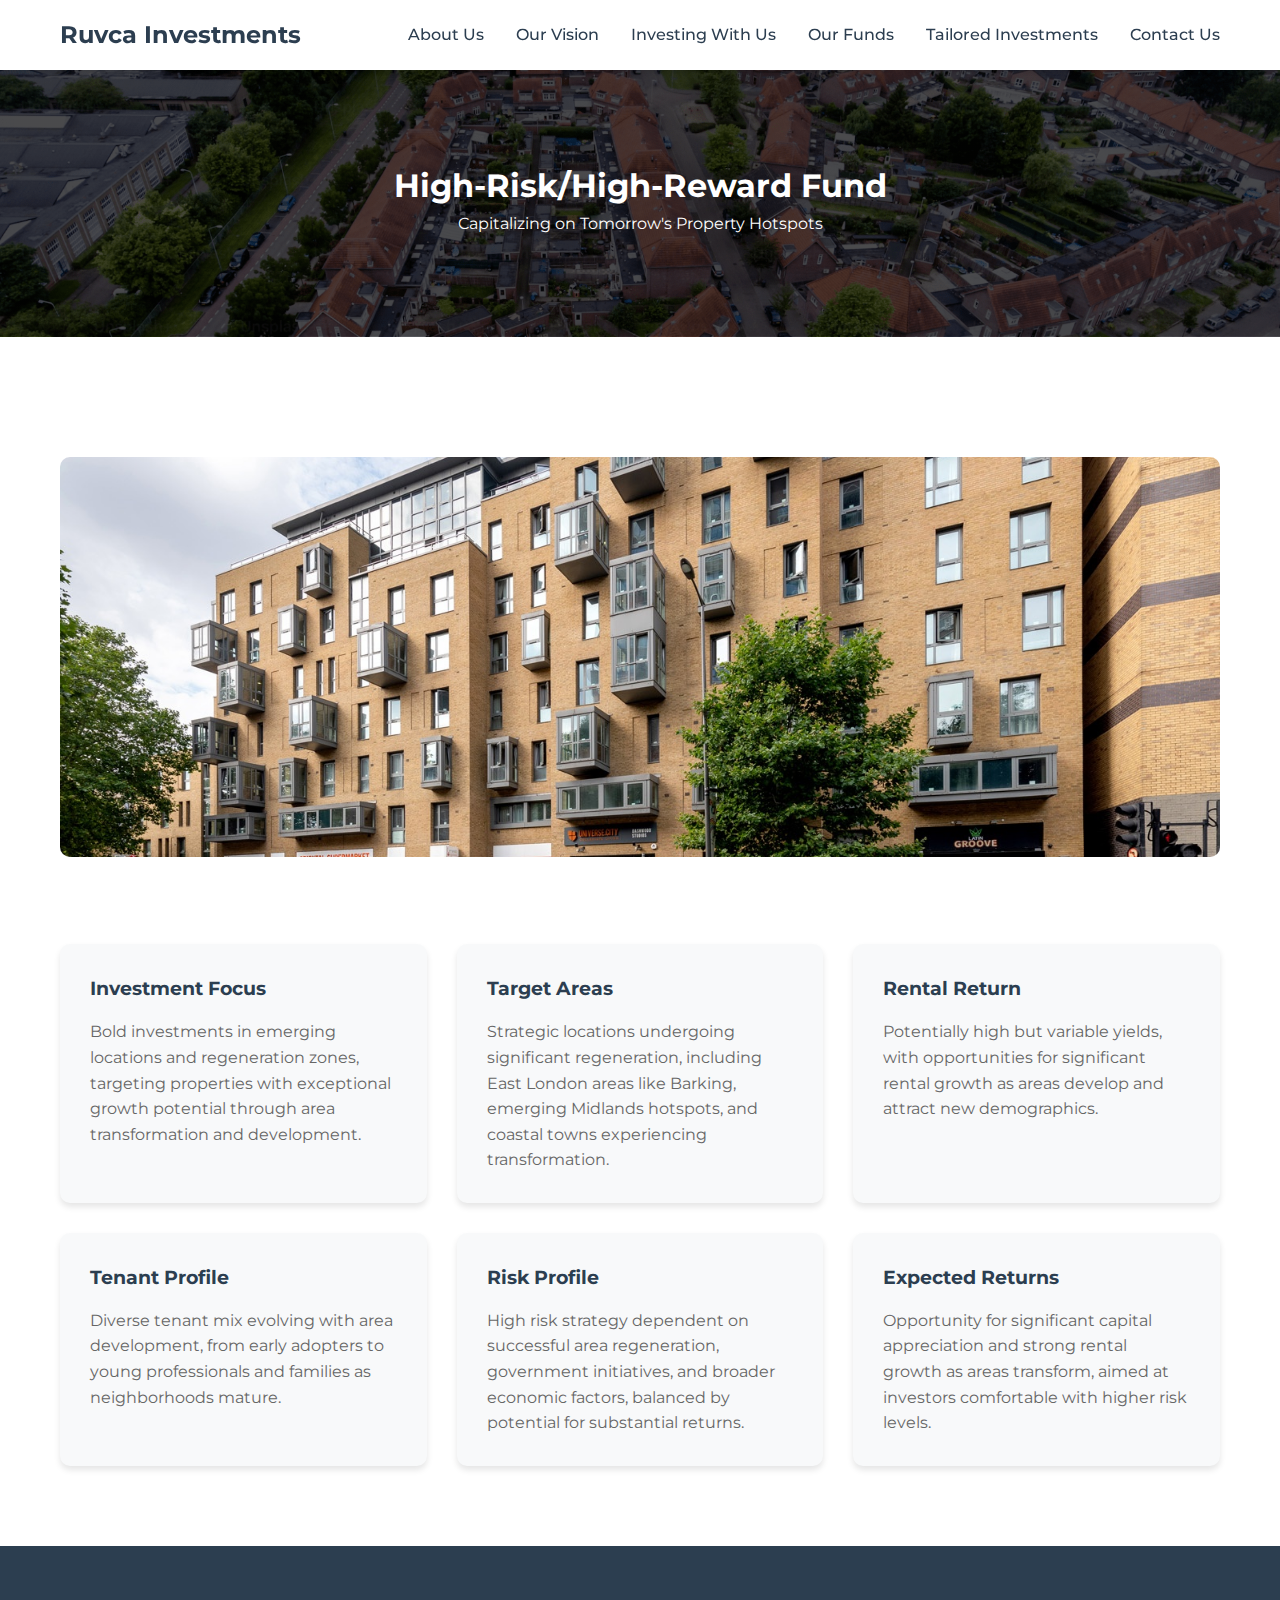
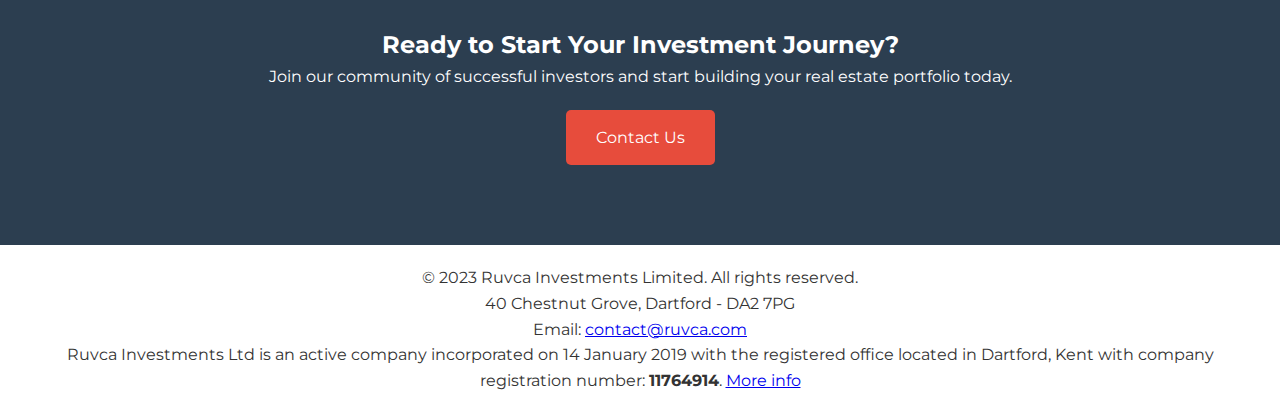
<file: high-risk-reward.html>
<!DOCTYPE html>
<html lang="en">

<head>
    <meta charset="UTF-8">
    <meta name="viewport" content="width=device-width, initial-scale=1.0">
    <title>Ruvca Investments | Real Estate Investment Experts</title>
    <link rel="icon" type="image/x-icon" href="favicon.ico">
    <link href="https://fonts.googleapis.com/css2?family=Montserrat:wght@400;600;700&display=swap" rel="stylesheet">

    <style>
        * {
            margin: 0;
            padding: 0;
            box-sizing: border-box;
        }

        body {
            font-family: 'Montserrat', sans-serif;
            line-height: 1.6;
            color: #333;
        }

        .header {
            background: linear-gradient(rgba(0, 0, 0, 0.7), rgba(0, 0, 0, 0.7)), url('images/bg2.png');
            background-size: cover;
            background-position: center;
            color: white;
            padding: 100px 20px;
            text-align: center;
        }

        .container {
            max-width: 1200px;
            margin: 0 auto;
            padding: 0 20px;
        }

        .stats {
            background-color: #f8f9fa;
            padding: 40px 0;
            text-align: center;
        }

        .stats-grid {
            display: grid;
            grid-template-columns: repeat(auto-fit, minmax(200px, 1fr));
            gap: 30px;
            margin-top: 40px;
        }

        .services {
            padding: 80px 0;
        }

        .services-grid {
            display: grid;
            grid-template-columns: repeat(auto-fit, minmax(300px, 1fr));
            gap: 40px;
            margin-top: 40px;
        }

        .service-card {
            padding: 30px;
            border-radius: 10px;
            box-shadow: 0 4px 6px rgba(0, 0, 0, 0.1);
        }

        .cta {
            background-color: #2c3e50;
            color: white;
            padding: 80px 0;
            text-align: center;
        }

        .button {
            display: inline-block;
            padding: 15px 30px;
            background-color: #e74c3c;
            color: white;
            text-decoration: none;
            border-radius: 5px;
            margin-top: 20px;
            transition: background-color 0.3s;
        }

        .button:hover {
            background-color: #c0392b;
        }

        .navbar {
            background-color: white;
            box-shadow: 0 2px 4px rgba(0, 0, 0, 0.1);
            padding: 1rem 0;
            position: fixed;
            width: 100%;
            top: 0;
            z-index: 1000;
        }

        .nav-container {
            display: flex;
            justify-content: space-between;
            align-items: center;
        }

        .logo {
            font-weight: 700;
            font-size: 1.5rem;
            color: #2c3e50;
            text-decoration: none;
        }

        .nav-menu {
            display: flex;
            list-style: none;
            align-items: center;
        }

        .nav-item {
            position: relative;
            margin-left: 2rem;
        }

        .nav-link {
            color: #2c3e50;
            text-decoration: none;
            font-weight: 500;
            transition: color 0.3s;
        }

        .nav-link:hover {
            color: #e74c3c;
        }

        .dropdown-content {
            display: none;
            position: absolute;
            background-color: white;
            min-width: 200px;
            box-shadow: 0 8px 16px rgba(0, 0, 0, 0.1);
            border-radius: 5px;
            padding: 0.5rem 0;
        }

        .nav-item:hover .dropdown-content {
            display: block;
        }

        .dropdown-link {
            display: block;
            padding: 0.5rem 1rem;
            color: #2c3e50;
            text-decoration: none;
            transition: background-color 0.3s;
        }

        .dropdown-link:hover {
            background-color: #f8f9fa;
            color: #e74c3c;
        }

        .mobile-menu-btn {
            display: none;
            background: none;
            border: none;
            font-size: 1.5rem;
            cursor: pointer;
            color: #2c3e50;
        }

        @media (max-width: 968px) {
            .mobile-menu-btn {
                display: block;
            }

            .nav-menu {
                display: none;
                position: absolute;
                top: 100%;
                left: 0;
                right: 0;
                background-color: white;
                padding: 1rem 0;
                box-shadow: 0 2px 4px rgba(0, 0, 0, 0.1);
                flex-direction: column;
            }

            .nav-menu.active {
                display: flex;
            }

            .nav-item {
                margin: 0.5rem 0;
            }

            .dropdown-content {
                position: static;
                box-shadow: none;
                padding-left: 1rem;
            }
        }

        /* Adjust header padding to account for fixed navbar */
        .header {
            padding-top: 160px;
        }

        .fund-details {
            padding: 80px 0;
            background-color: #fff;
        }

        .fund-grid {
            display: grid;
            grid-template-columns: repeat(auto-fit, minmax(300px, 1fr));
            gap: 30px;
            margin-top: 40px;
        }

        .fund-card {
            background-color: #f8f9fa;
            padding: 30px;
            border-radius: 10px;
            box-shadow: 0 4px 6px rgba(0, 0, 0, 0.1);
            transition: transform 0.3s ease;
        }

        .fund-card:hover {
            transform: translateY(-5px);
        }

        .fund-card h3 {
            color: #2c3e50;
            margin-bottom: 15px;
        }

        .fund-card p {
            color: #666;
        }
    </style>

</head>

<body>
    <nav class="navbar">
        <div class="container nav-container">
            <a href="index.html" class="logo">Ruvca Investments</a>
            <button class="mobile-menu-btn">☰</button>
            <ul class="nav-menu">
                <li class="nav-item">
                    <a href="about.html" class="nav-link">About Us</a>
                </li>
                <li class="nav-item">
                    <a href="vision.html" class="nav-link">Our Vision</a>
                </li>
                <li class="nav-item">
                    <a href="investing.html" class="nav-link">Investing With Us</a>
                </li>
                <li class="nav-item">
                    <a href="#" class="nav-link">Our Funds</a>
                    <div class="dropdown-content">
                        <a href="prime-location.html" class="dropdown-link">Prime Location Fund</a>
                        <a href="yield-maximizer.html" class="dropdown-link">Yield Maximizer Fund</a>
                        <a href="affordable-housing.html" class="dropdown-link">Affordable Housing Fund</a>
                        <a href="high-risk-reward.html" class="dropdown-link">High-Risk/High-Reward Fund</a>                    </div>
                </li>
                <li class="nav-item">
                    <a href="tailored.html" class="nav-link">Tailored Investments</a>
                </li>

                <li class="nav-item">
                    <a href="contact.html" class="nav-link">Contact Us</a>
                </li>
            </ul>
        </div>
    </nav>

    <header class="header">
        <div class="container">
            <h1>High-Risk/High-Reward Fund</h1>
            <p>Capitalizing on Tomorrow's Property Hotspots</p>
        </div>
    </header>

    <section class="fund-details">
        <div class="container">
            <div class="fund-image">
                <img src="images/high-risk-reward.jpg" alt="Regeneration project in East London" style="width: 100%; height: 400px; object-fit: cover; border-radius: 10px; margin: 40px 0;">
            </div>
            
            <div class="fund-grid">
                <div class="fund-card">
                    <h3>Investment Focus</h3>
                    <p>Bold investments in emerging locations and regeneration zones, targeting properties with exceptional growth potential through area transformation and development.</p>
                </div>
                
                <div class="fund-card">
                    <h3>Target Areas</h3>
                    <p>Strategic locations undergoing significant regeneration, including East London areas like Barking, emerging Midlands hotspots, and coastal towns experiencing transformation.</p>
                </div>
                
                <div class="fund-card">
                    <h3>Rental Return</h3>
                    <p>Potentially high but variable yields, with opportunities for significant rental growth as areas develop and attract new demographics.</p>
                </div>
                
                <div class="fund-card">
                    <h3>Tenant Profile</h3>
                    <p>Diverse tenant mix evolving with area development, from early adopters to young professionals and families as neighborhoods mature.</p>
                </div>
                
                <div class="fund-card">
                    <h3>Risk Profile</h3>
                    <p>High risk strategy dependent on successful area regeneration, government initiatives, and broader economic factors, balanced by potential for substantial returns.</p>
                </div>
                
                <div class="fund-card">
                    <h3>Expected Returns</h3>
                    <p>Opportunity for significant capital appreciation and strong rental growth as areas transform, aimed at investors comfortable with higher risk levels.</p>
                </div>
            </div>
        </div>
    </section>

    <section class="cta">
        <div class="container">
            <h2>Ready to Start Your Investment Journey?</h2>
            <p>Join our community of successful investors and start building your real estate portfolio today.</p>
            <a href="contact.html" class="button">Contact Us</a>
        </div>
    </section>
    <footer>
        <div class="container" style="text-align: center; padding: 20px 0;">
            <p>© 2023 Ruvca Investments Limited. All rights reserved.</p>
            <p>40 Chestnut Grove, Dartford - DA2 7PG</p>
            <p>Email: <a href="mailto:contact@ruvca.com">contact@ruvca.com</a></p>
            <p>Ruvca Investments Ltd is an active company incorporated on 14 January 2019 with the registered office located in Dartford, Kent with company registration number: <strong>11764914</strong>. <a href="https://find-and-update.company-information.service.gov.uk/company/11764914" target="_blank">More info</a></p>

        </div>
    </footer>
    <script>
        document.querySelector('.mobile-menu-btn').addEventListener('click', function () {
            document.querySelector('.nav-menu').classList.toggle('active');
        });
    </script>
</body>

</html>
</file>
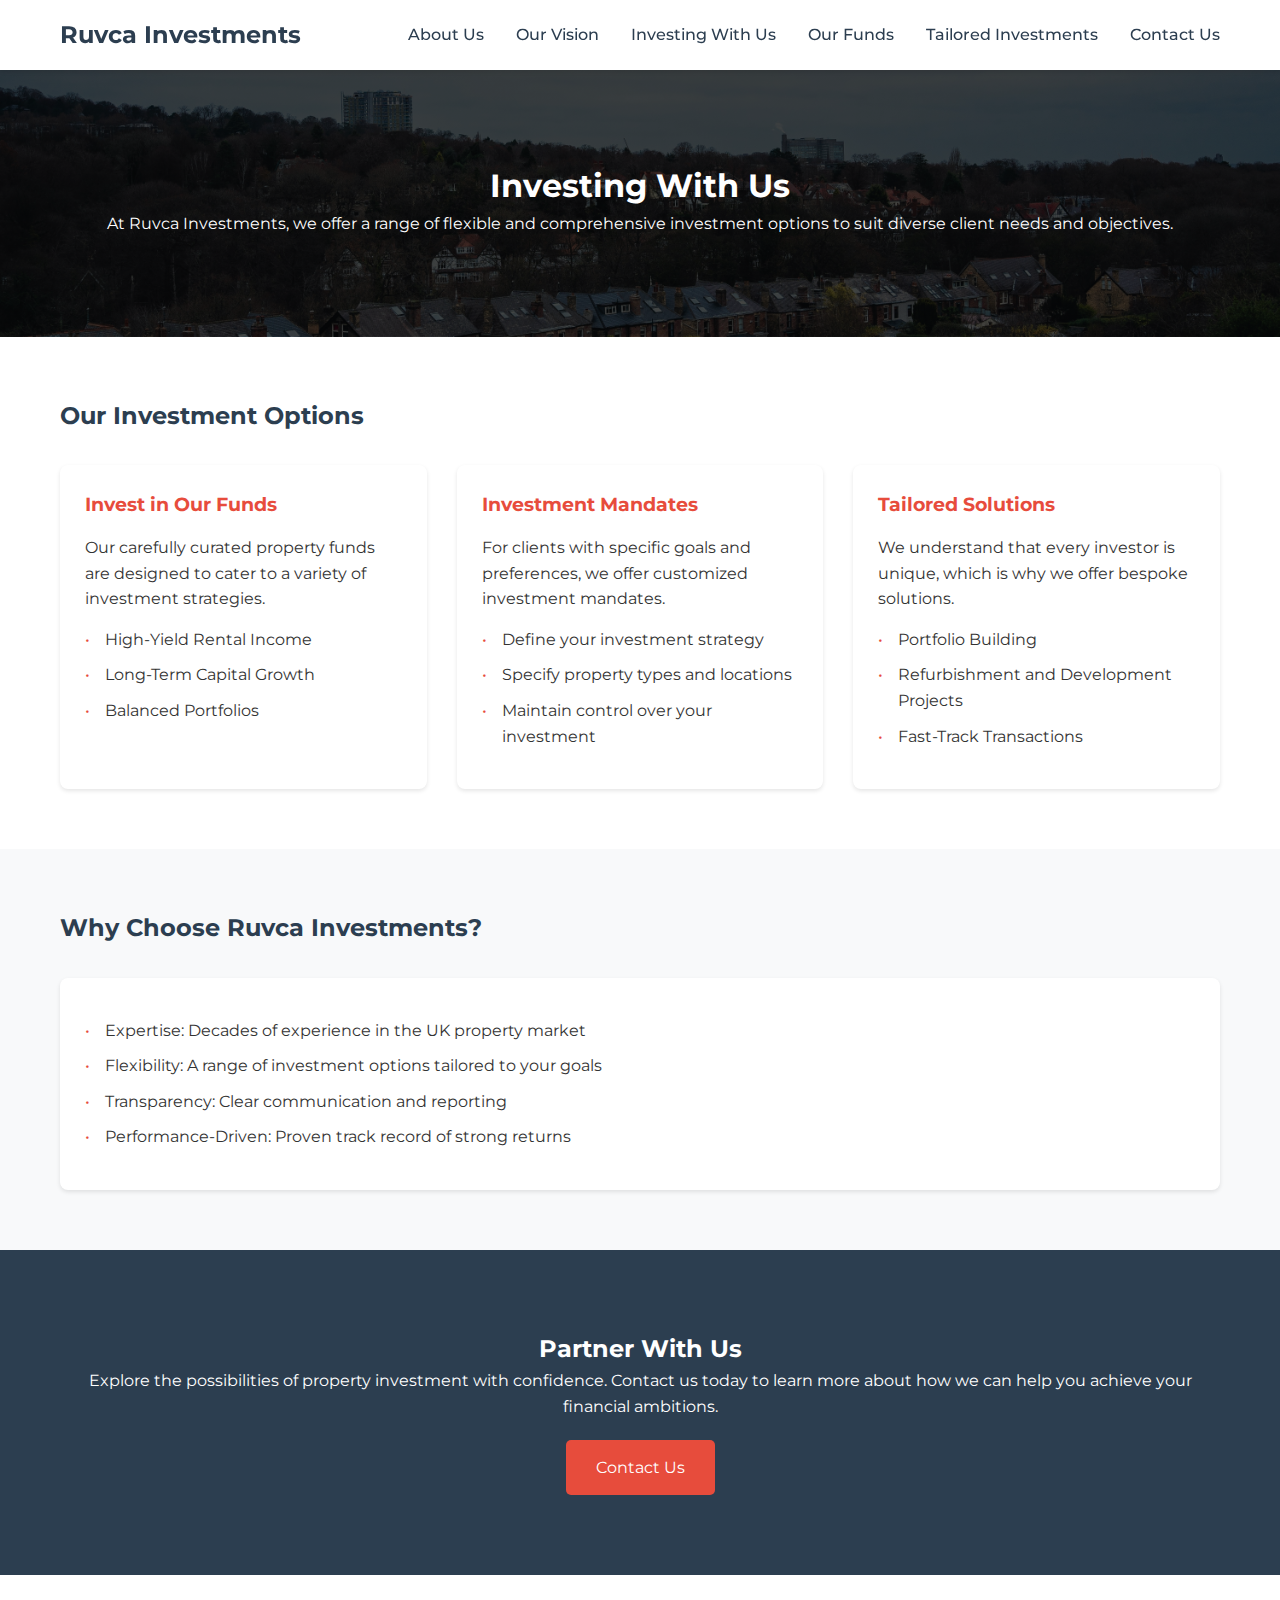
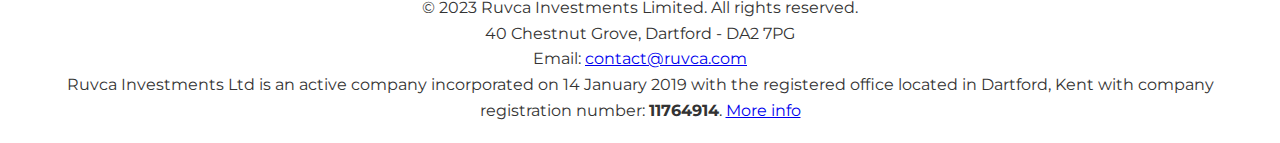
<file: investing.html>
<!DOCTYPE html>
<html lang="en">
<head>
    <meta charset="UTF-8">
    <meta name="viewport" content="width=device-width, initial-scale=1.0">
    <title>Investing With Us | Ruvca Investments</title>
    <link rel="icon" type="image/x-icon" href="favicon.ico">
    <link href="https://fonts.googleapis.com/css2?family=Montserrat:wght@400;600;700&display=swap" rel="stylesheet">
    <style>
        * {
            margin: 0;
            padding: 0;
            box-sizing: border-box;
        }

        body {
            font-family: 'Montserrat', sans-serif;
            line-height: 1.6;
            color: #333;
        }

        .header {
            background: linear-gradient(rgba(0, 0, 0, 0.7), rgba(0, 0, 0, 0.7)), url('images/real-estate-bg.jpg');
            background-size: cover;
            background-position: center;
            color: white;
            padding: 100px 20px;
            text-align: center;
        }

        .container {
            max-width: 1200px;
            margin: 0 auto;
            padding: 0 20px;
        }

        .stats {
            background-color: #f8f9fa;
            padding: 40px 0;
            text-align: center;
        }

        .stats-grid {
            display: grid;
            grid-template-columns: repeat(auto-fit, minmax(200px, 1fr));
            gap: 30px;
            margin-top: 40px;
        }

        .services {
            padding: 80px 0;
        }

        .services-grid {
            display: grid;
            grid-template-columns: repeat(auto-fit, minmax(300px, 1fr));
            gap: 40px;
            margin-top: 40px;
        }

        .service-card {
            padding: 30px;
            border-radius: 10px;
            box-shadow: 0 4px 6px rgba(0, 0, 0, 0.1);
        }

        .cta {
            background-color: #2c3e50;
            color: white;
            padding: 80px 0;
            text-align: center;
        }

        .button {
            display: inline-block;
            padding: 15px 30px;
            background-color: #e74c3c;
            color: white;
            text-decoration: none;
            border-radius: 5px;
            margin-top: 20px;
            transition: background-color 0.3s;
        }

        .button:hover {
            background-color: #c0392b;
        }

        .navbar {
            background-color: white;
            box-shadow: 0 2px 4px rgba(0, 0, 0, 0.1);
            padding: 1rem 0;
            position: fixed;
            width: 100%;
            top: 0;
            z-index: 1000;
        }

        .nav-container {
            display: flex;
            justify-content: space-between;
            align-items: center;
        }

        .logo {
            font-weight: 700;
            font-size: 1.5rem;
            color: #2c3e50;
            text-decoration: none;
        }

        .nav-menu {
            display: flex;
            list-style: none;
            align-items: center;
        }

        .nav-item {
            position: relative;
            margin-left: 2rem;
        }

        .nav-link {
            color: #2c3e50;
            text-decoration: none;
            font-weight: 500;
            transition: color 0.3s;
        }

        .nav-link:hover {
            color: #e74c3c;
        }

        .dropdown-content {
            display: none;
            position: absolute;
            background-color: white;
            min-width: 200px;
            box-shadow: 0 8px 16px rgba(0, 0, 0, 0.1);
            border-radius: 5px;
            padding: 0.5rem 0;
        }

        .nav-item:hover .dropdown-content {
            display: block;
        }

        .dropdown-link {
            display: block;
            padding: 0.5rem 1rem;
            color: #2c3e50;
            text-decoration: none;
            transition: background-color 0.3s;
        }

        .dropdown-link:hover {
            background-color: #f8f9fa;
            color: #e74c3c;
        }

        .mobile-menu-btn {
            display: none;
            background: none;
            border: none;
            font-size: 1.5rem;
            cursor: pointer;
            color: #2c3e50;
        }

        @media (max-width: 968px) {
            .mobile-menu-btn {
                display: block;
            }

            .nav-menu {
                display: none;
                position: absolute;
                top: 100%;
                left: 0;
                right: 0;
                background-color: white;
                padding: 1rem 0;
                box-shadow: 0 2px 4px rgba(0, 0, 0, 0.1);
                flex-direction: column;
            }

            .nav-menu.active {
                display: flex;
            }

            .nav-item {
                margin: 0.5rem 0;
            }

            .dropdown-content {
                position: static;
                box-shadow: none;
                padding-left: 1rem;
            }
        }

        /* Adjust header padding to account for fixed navbar */
        .header {
            padding-top: 160px;
        }
    </style>
    <style>
        /* Additional styles for investing page */
        .content-section {
            padding: 60px 0;
        }

        .content-section:nth-child(even) {
            background-color: #f8f9fa;
        }

        .content-grid {
            display: grid;
            grid-template-columns: repeat(auto-fit, minmax(300px, 1fr));
            gap: 30px;
            margin-top: 30px;
        }

        .content-card {
            background: white;
            padding: 25px;
            border-radius: 8px;
            box-shadow: 0 2px 4px rgba(0, 0, 0, 0.1);
        }

        .section-title {
            margin-bottom: 20px;
            color: #2c3e50;
        }

        .section-subtitle {
            color: #e74c3c;
            margin-bottom: 15px;
        }

        .feature-list {
            list-style: none;
            margin: 15px 0;
        }

        .feature-list li {
            margin-bottom: 10px;
            padding-left: 20px;
            position: relative;
        }

        .feature-list li:before {
            content: "•";
            color: #e74c3c;
            position: absolute;
            left: 0;
        }
    </style>
</head>

<body>
    <nav class="navbar">
        <div class="container nav-container">
            <a href="index.html" class="logo">Ruvca Investments</a>
            <button class="mobile-menu-btn">☰</button>
            <ul class="nav-menu">
                <li class="nav-item">
                    <a href="about.html" class="nav-link">About Us</a>
                </li>
                <li class="nav-item">
                    <a href="vision.html" class="nav-link">Our Vision</a>
                </li>
                <li class="nav-item">
                    <a href="investing.html" class="nav-link">Investing With Us</a>
                </li>
                <li class="nav-item">
                    <a href="#" class="nav-link">Our Funds</a>
                    <div class="dropdown-content">
                        <a href="prime-location.html" class="dropdown-link">Prime Location Fund</a>
                        <a href="yield-maximizer.html" class="dropdown-link">Yield Maximizer Fund</a>
                        <a href="affordable-housing.html" class="dropdown-link">Affordable Housing Fund</a>
                        <a href="high-risk-reward.html" class="dropdown-link">High-Risk/High-Reward Fund</a>
                    </div>
                </li>
                <li class="nav-item">
                    <a href="tailored.html" class="nav-link">Tailored Investments</a>
                </li>

                <li class="nav-item">
                    <a href="contact.html" class="nav-link">Contact Us</a>
                </li>
            </ul>
        </div>
    </nav>

    <header class="header">
        <div class="container">
            <h1>Investing With Us</h1>
            <p>At Ruvca Investments, we offer a range of flexible and comprehensive investment options to suit diverse client needs and objectives.</p>
        </div>
    </header>

    <section class="content-section">
        <div class="container">
            <h2 class="section-title">Our Investment Options</h2>
            <div class="content-grid">
                <div class="content-card">
                    <h3 class="section-subtitle">Invest in Our Funds</h3>
                    <p>Our carefully curated property funds are designed to cater to a variety of investment strategies.</p>
                    <ul class="feature-list">
                        <li>High-Yield Rental Income</li>
                        <li>Long-Term Capital Growth</li>
                        <li>Balanced Portfolios</li>
                    </ul>
                </div>
                
                <div class="content-card">
                    <h3 class="section-subtitle">Investment Mandates</h3>
                    <p>For clients with specific goals and preferences, we offer customized investment mandates.</p>
                    <ul class="feature-list">
                        <li>Define your investment strategy</li>
                        <li>Specify property types and locations</li>
                        <li>Maintain control over your investment</li>
                    </ul>
                </div>

                <div class="content-card">
                    <h3 class="section-subtitle">Tailored Solutions</h3>
                    <p>We understand that every investor is unique, which is why we offer bespoke solutions.</p>
                    <ul class="feature-list">
                        <li>Portfolio Building</li>
                        <li>Refurbishment and Development Projects</li>
                        <li>Fast-Track Transactions</li>
                    </ul>
                </div>
            </div>
        </div>
    </section>

    <section class="content-section">
        <div class="container">
            <h2 class="section-title">Why Choose Ruvca Investments?</h2>
            <div class="content-grid">
                <div class="content-card">
                    <ul class="feature-list">
                        <li>Expertise: Decades of experience in the UK property market</li>
                        <li>Flexibility: A range of investment options tailored to your goals</li>
                        <li>Transparency: Clear communication and reporting</li>
                        <li>Performance-Driven: Proven track record of strong returns</li>
                    </ul>
                </div>
            </div>
        </div>
    </section>

    <section class="cta">
        <div class="container">
            <h2>Partner With Us</h2>
            <p>Explore the possibilities of property investment with confidence. Contact us today to learn more about how we can help you achieve your financial ambitions.</p>
            <a href="contact.html" class="button">Contact Us</a>

        </div>
    </section>

    <footer>
        <div class="container" style="text-align: center; padding: 20px 0;">
            <p>© 2023 Ruvca Investments Limited. All rights reserved.</p>
            <p>40 Chestnut Grove, Dartford - DA2 7PG</p>
            <p>Email: <a href="mailto:contact@ruvca.com">contact@ruvca.com</a></p>
            <p>Ruvca Investments Ltd is an active company incorporated on 14 January 2019 with the registered office located in Dartford, Kent with company registration number: <strong>11764914</strong>. <a href="https://find-and-update.company-information.service.gov.uk/company/11764914" target="_blank">More info</a></p>

        </div>
    </footer>
    
    <script>
        // Copy mobile menu script from index.html
        document.querySelector('.mobile-menu-btn').addEventListener('click', function () {
            document.querySelector('.nav-menu').classList.toggle('active');
        });
    </script>
</body>
</html>
</file>
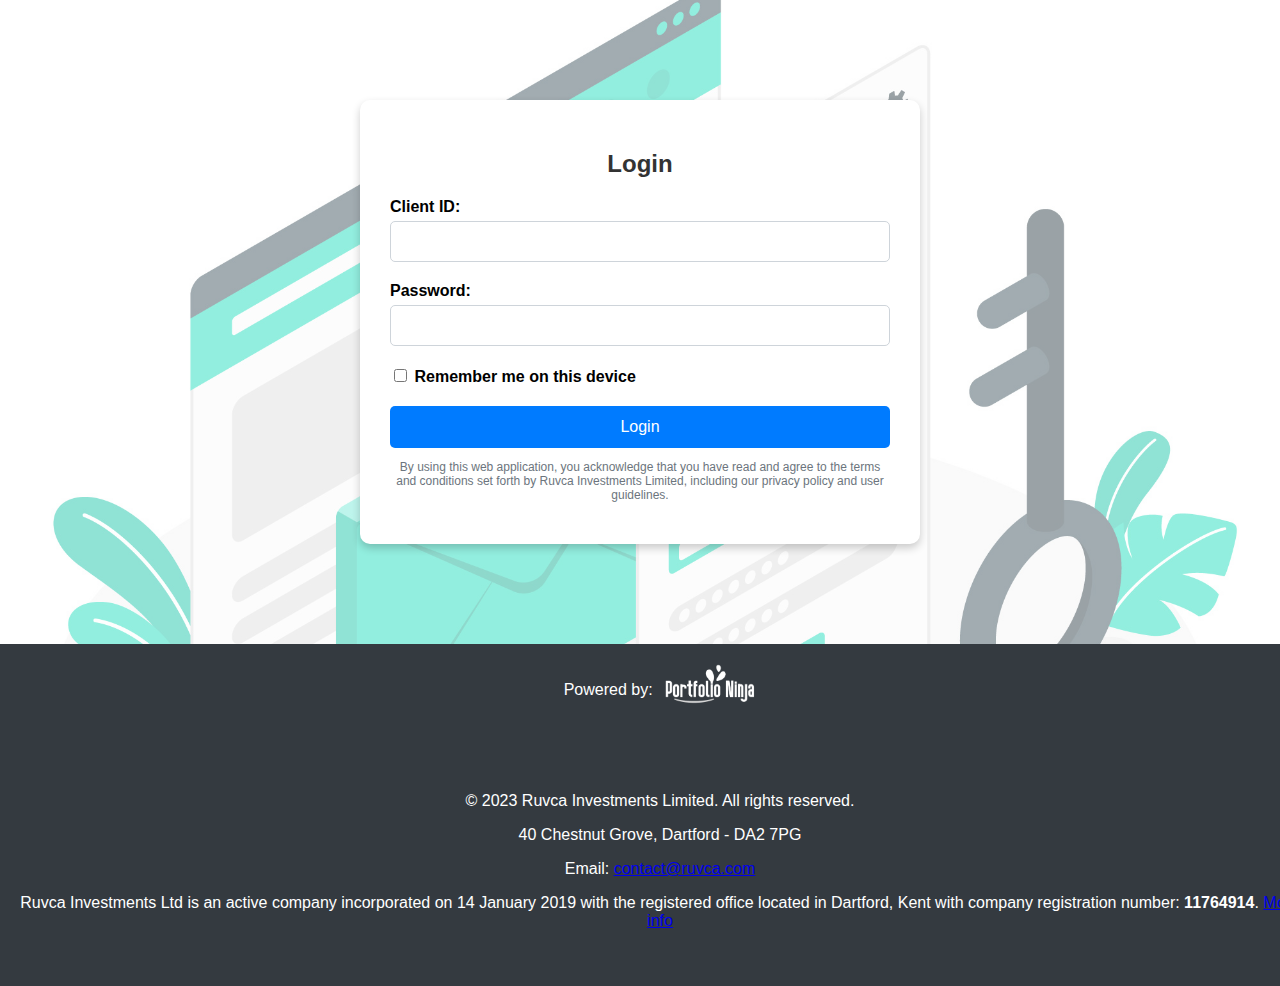
<file: login.html>
<!DOCTYPE html>
<html lang="en">
<head>
    <meta charset="UTF-8">
    <meta name="viewport" content="width=device-width, initial-scale=1.0">
    <link rel="icon" type="image/x-icon" href="favicon.ico">
    <title>Login - PortfolioNinja</title>
    <style>
        body {
            font-family: 'Segoe UI', Tahoma, Geneva, Verdana, sans-serif;
            display: flex;
            flex-direction: column;
            min-height: 100vh;
            margin: 0;
            position: relative;
            overflow: hidden;
        }

        body::before {
            content: '';
            position: absolute;
            top: 0;
            left: 0;
            right: 0;
            bottom: 0;
            background-image: url('images/login.jpg');
            background-size: cover;
            background-position: center;
            background-repeat: no-repeat;
            opacity: 0.5;
            z-index: -1;
        }

        .login-container {
            max-width: 500px;
            width: 100%;
            margin: 100px auto;
            padding: 30px;
            background-color: white;
            border-radius: 10px;
            box-shadow: 0 4px 8px rgba(0, 0, 0, 0.2);
            flex: 1;
        }

        h2 {
            text-align: center;
            color: #333;
        }

        .form-group {
            margin-bottom: 20px;
        }

        label {
            display: block;
            margin-bottom: 5px;
            font-weight: bold;
        }

        input[type="text"],
        input[type="password"] {
            width: 100%;
            padding: 12px;
            border: 1px solid #ced4da;
            border-radius: 5px;
            box-sizing: border-box;
            transition: border-color 0.3s;
        }

        input[type="text"]:focus,
        input[type="password"]:focus {
            border-color: #007bff;
            outline: none;
        }

        .error-message {
            color: red;
            display: none;
            margin-top: 10px;
            text-align: center;
        }

        button {
            width: 100%;
            padding: 12px;
            background-color: #007bff;
            color: white;
            border: none;
            border-radius: 5px;
            cursor: pointer;
            font-size: 16px;
            transition: background-color 0.3s;
        }

        button:hover {
            background-color: #0056b3;
        }

        footer {
            display: flex;
            align-items: center;
            justify-content: center;
            padding: 20px;
            background-color: #343a40;
            color: white;
            position: relative;
            bottom: 0;
            width: 100%;
        }

        .footer-content {
            display: flex;
            align-items: center;
        }

        footer img {
            max-width: 120px;
            height: 40px;
            margin-left: 10px;
            margin-bottom: 8px;
        }
    </style>
</head>
<body>
    <div class="login-container">
        <h2>Login</h2>
        <form id="loginForm">
            <div class="form-group">
                <label for="clientId">Client ID:</label>
                <input type="text" id="clientId" name="clientId" required>
            </div>
            <div class="form-group">
                <label for="password">Password:</label>
                <input type="password" id="password" name="password" required>
            </div>
            <div class="form-group">
                <label>
                    <input type="checkbox" id="rememberMe" name="rememberMe">
                    Remember me on this device
                </label>
            </div>
            <button type="submit">Login</button>
            <p class="terms-conditions" style="text-align: center; font-size: 12px; color: #6c757d;">By using this web application, you acknowledge that you have read and agree to the terms and conditions set forth by Ruvca Investments Limited, including our privacy policy and user guidelines.</p>
            <div id="errorMessage" class="error-message">
                Incorrect client Id or password
            </div>
        </form>
    </div>
    <footer>
        
        <div class="footer-content">
            Powered by: <a href="https://portfolioninja.uk"><img src="images/portfolioninja.png" alt="PortfolioNinja Logo"></a>
        </div>
    
    </footer>
    <footer>
        <div class="container" style="text-align: center; padding: 20px 0;">
            <p>© 2023 Ruvca Investments Limited. All rights reserved.</p>
            <p>40 Chestnut Grove, Dartford - DA2 7PG</p>
            <p>Email: <a href="mailto:contact@ruvca.com">contact@ruvca.com</a></p>
            <p>Ruvca Investments Ltd is an active company incorporated on 14 January 2019 with the registered office located in Dartford, Kent with company registration number: <strong>11764914</strong>. <a href="https://find-and-update.company-information.service.gov.uk/company/11764914" target="_blank">More info</a></p>

        </div>
    </footer>

    <script>
        document.getElementById('loginForm').addEventListener('submit', function(e) {
            e.preventDefault();
            document.getElementById('errorMessage').style.display = 'block';
        });
    </script>
</body>
</html>
</file>
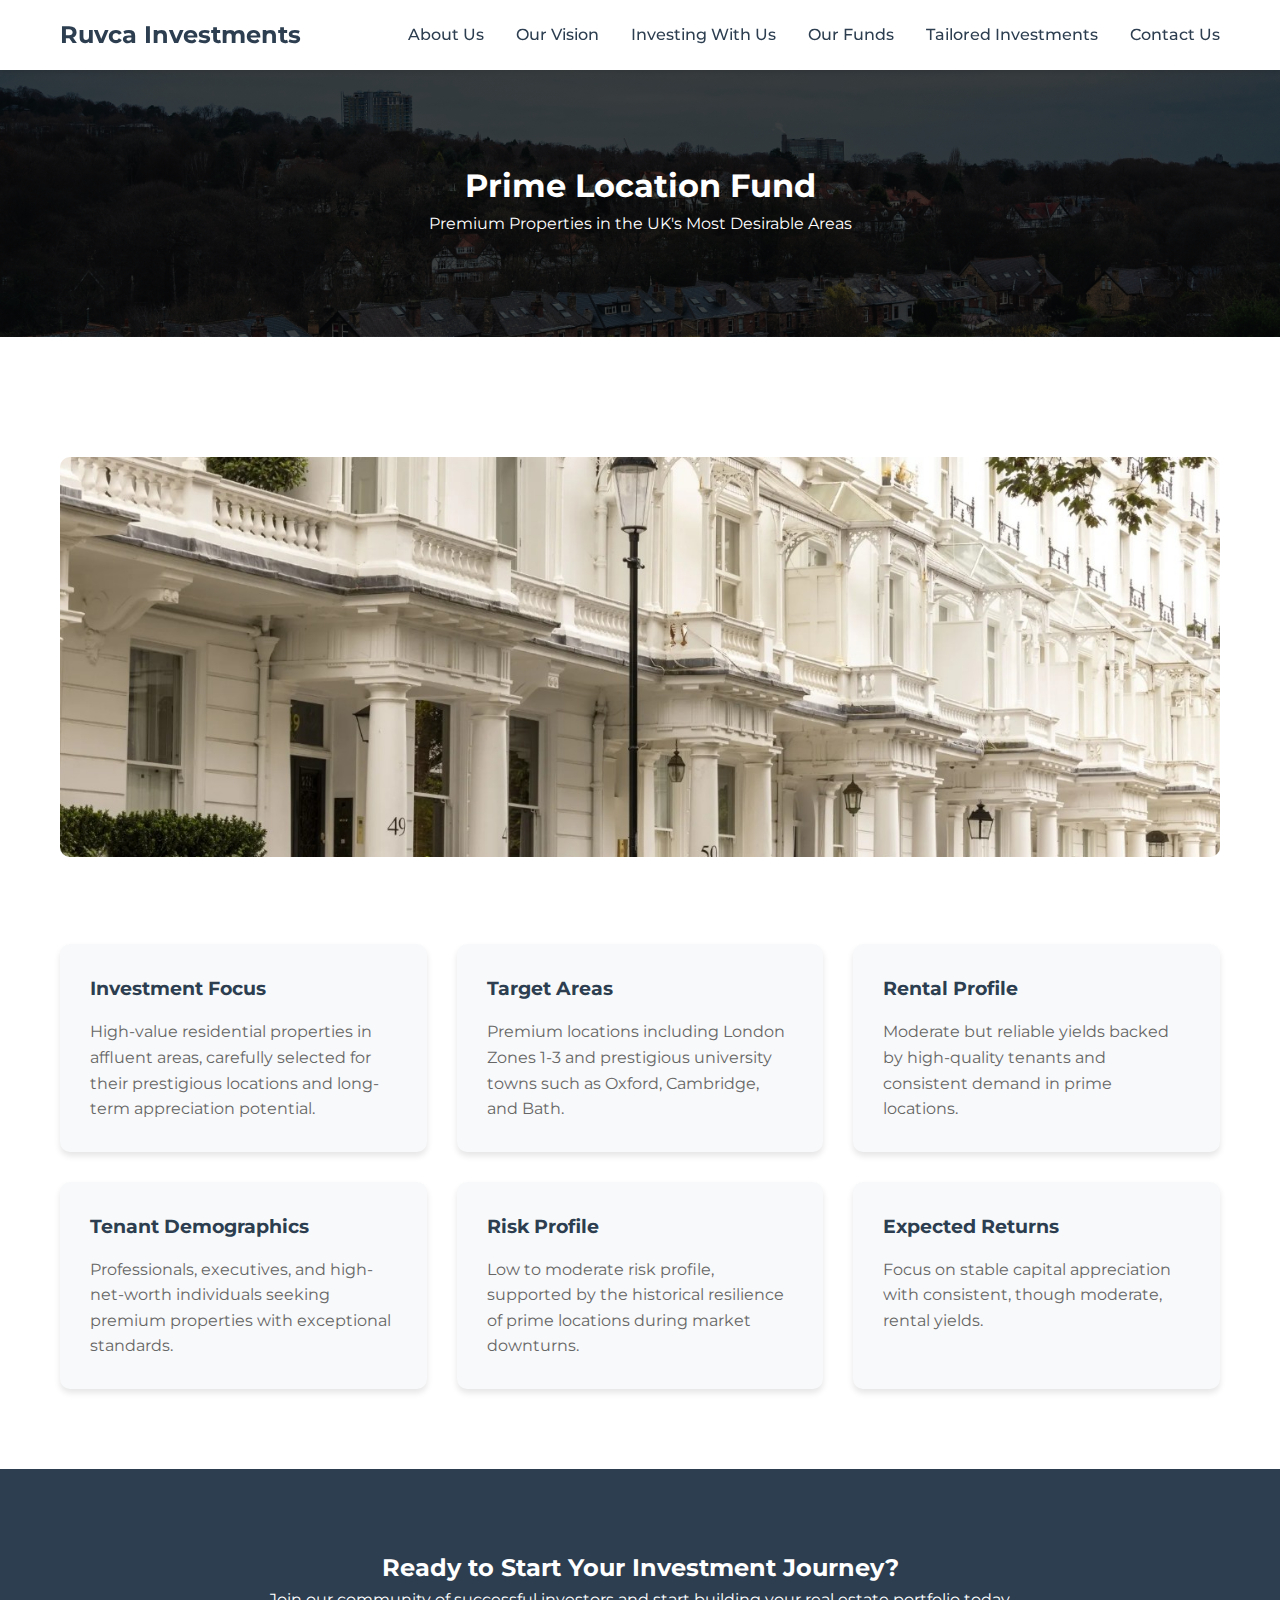
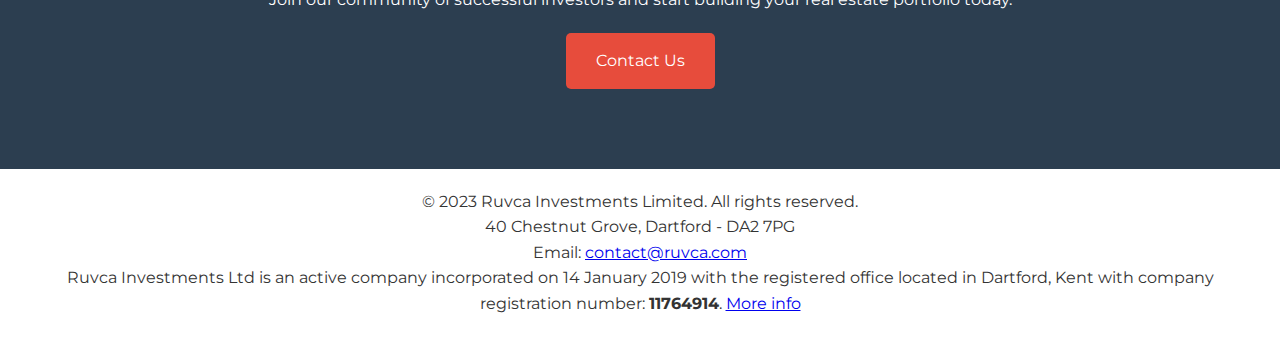
<file: prime-location.html>
<!DOCTYPE html>
<html lang="en">

<head>
    <meta charset="UTF-8">
    <meta name="viewport" content="width=device-width, initial-scale=1.0">
    <title>Ruvca Investments | Real Estate Investment Experts</title>
    <link rel="icon" type="image/x-icon" href="favicon.ico">
    <link href="https://fonts.googleapis.com/css2?family=Montserrat:wght@400;600;700&display=swap" rel="stylesheet">

    <style>
        * {
            margin: 0;
            padding: 0;
            box-sizing: border-box;
        }

        body {
            font-family: 'Montserrat', sans-serif;
            line-height: 1.6;
            color: #333;
        }

        .header {
            background: linear-gradient(rgba(0, 0, 0, 0.7), rgba(0, 0, 0, 0.7)), url('images/real-estate-bg.jpg');
            background-size: cover;
            background-position: center;
            color: white;
            padding: 100px 20px;
            text-align: center;
        }

        .container {
            max-width: 1200px;
            margin: 0 auto;
            padding: 0 20px;
        }

        .stats {
            background-color: #f8f9fa;
            padding: 40px 0;
            text-align: center;
        }

        .stats-grid {
            display: grid;
            grid-template-columns: repeat(auto-fit, minmax(200px, 1fr));
            gap: 30px;
            margin-top: 40px;
        }

        .services {
            padding: 80px 0;
        }

        .services-grid {
            display: grid;
            grid-template-columns: repeat(auto-fit, minmax(300px, 1fr));
            gap: 40px;
            margin-top: 40px;
        }

        .service-card {
            padding: 30px;
            border-radius: 10px;
            box-shadow: 0 4px 6px rgba(0, 0, 0, 0.1);
        }

        .cta {
            background-color: #2c3e50;
            color: white;
            padding: 80px 0;
            text-align: center;
        }

        .button {
            display: inline-block;
            padding: 15px 30px;
            background-color: #e74c3c;
            color: white;
            text-decoration: none;
            border-radius: 5px;
            margin-top: 20px;
            transition: background-color 0.3s;
        }

        .button:hover {
            background-color: #c0392b;
        }

        .navbar {
            background-color: white;
            box-shadow: 0 2px 4px rgba(0, 0, 0, 0.1);
            padding: 1rem 0;
            position: fixed;
            width: 100%;
            top: 0;
            z-index: 1000;
        }

        .nav-container {
            display: flex;
            justify-content: space-between;
            align-items: center;
        }

        .logo {
            font-weight: 700;
            font-size: 1.5rem;
            color: #2c3e50;
            text-decoration: none;
        }

        .nav-menu {
            display: flex;
            list-style: none;
            align-items: center;
        }

        .nav-item {
            position: relative;
            margin-left: 2rem;
        }

        .nav-link {
            color: #2c3e50;
            text-decoration: none;
            font-weight: 500;
            transition: color 0.3s;
        }

        .nav-link:hover {
            color: #e74c3c;
        }

        .dropdown-content {
            display: none;
            position: absolute;
            background-color: white;
            min-width: 200px;
            box-shadow: 0 8px 16px rgba(0, 0, 0, 0.1);
            border-radius: 5px;
            padding: 0.5rem 0;
        }

        .nav-item:hover .dropdown-content {
            display: block;
        }

        .dropdown-link {
            display: block;
            padding: 0.5rem 1rem;
            color: #2c3e50;
            text-decoration: none;
            transition: background-color 0.3s;
        }

        .dropdown-link:hover {
            background-color: #f8f9fa;
            color: #e74c3c;
        }

        .mobile-menu-btn {
            display: none;
            background: none;
            border: none;
            font-size: 1.5rem;
            cursor: pointer;
            color: #2c3e50;
        }

        @media (max-width: 968px) {
            .mobile-menu-btn {
                display: block;
            }

            .nav-menu {
                display: none;
                position: absolute;
                top: 100%;
                left: 0;
                right: 0;
                background-color: white;
                padding: 1rem 0;
                box-shadow: 0 2px 4px rgba(0, 0, 0, 0.1);
                flex-direction: column;
            }

            .nav-menu.active {
                display: flex;
            }

            .nav-item {
                margin: 0.5rem 0;
            }

            .dropdown-content {
                position: static;
                box-shadow: none;
                padding-left: 1rem;
            }
        }

        /* Adjust header padding to account for fixed navbar */
        .header {
            padding-top: 160px;
        }

        .fund-details {
            padding: 80px 0;
            background-color: #fff;
        }

        .fund-grid {
            display: grid;
            grid-template-columns: repeat(auto-fit, minmax(300px, 1fr));
            gap: 30px;
            margin-top: 40px;
        }

        .fund-card {
            background-color: #f8f9fa;
            padding: 30px;
            border-radius: 10px;
            box-shadow: 0 4px 6px rgba(0, 0, 0, 0.1);
            transition: transform 0.3s ease;
        }

        .fund-card:hover {
            transform: translateY(-5px);
        }

        .fund-card h3 {
            color: #2c3e50;
            margin-bottom: 15px;
        }

        .fund-card p {
            color: #666;
        }
    </style>

</head>

<body>
    <nav class="navbar">
        <div class="container nav-container">
            <a href="index.html" class="logo">Ruvca Investments</a>
            <button class="mobile-menu-btn">☰</button>
            <ul class="nav-menu">
                <li class="nav-item">
                    <a href="about.html" class="nav-link">About Us</a>
                </li>
                <li class="nav-item">
                    <a href="vision.html" class="nav-link">Our Vision</a>
                </li>
                <li class="nav-item">
                    <a href="investing.html" class="nav-link">Investing With Us</a>
                </li>
                <li class="nav-item">
                    <a href="#" class="nav-link">Our Funds</a>
                    <div class="dropdown-content">
                        <a href="prime-location.html" class="dropdown-link">Prime Location Fund</a>
                        <a href="yield-maximizer.html" class="dropdown-link">Yield Maximizer Fund</a>
                        <a href="affordable-housing.html" class="dropdown-link">Affordable Housing Fund</a>
                        <a href="high-risk-reward.html" class="dropdown-link">High-Risk/High-Reward Fund</a>                    </div>
                </li>
                <li class="nav-item">
                    <a href="tailored.html" class="nav-link">Tailored Investments</a>
                </li>

                <li class="nav-item">
                    <a href="contact.html" class="nav-link">Contact Us</a>
                </li>
            </ul>
        </div>
    </nav>

    <header class="header">
        <div class="container">
            <h1>Prime Location Fund</h1>
            <p>Premium Properties in the UK's Most Desirable Areas</p>
        </div>
    </header>

    <section class="fund-details">
        <div class="container">
            <div class="fund-image">
                <img src="images/prime-location2.jpg" alt="Luxury London townhouse in Kensington" style="width: 100%; height: 400px; object-fit: cover; border-radius: 10px; margin: 40px 0;">
            </div>
            
            <div class="fund-grid">
                <div class="fund-card">
                    <h3>Investment Focus</h3>
                    <p>High-value residential properties in affluent areas, carefully selected for their prestigious locations and long-term appreciation potential.</p>
                </div>
                
                <div class="fund-card">
                    <h3>Target Areas</h3>
                    <p>Premium locations including London Zones 1-3 and prestigious university towns such as Oxford, Cambridge, and Bath.</p>
                </div>
                
                <div class="fund-card">
                    <h3>Rental Profile</h3>
                    <p>Moderate but reliable yields backed by high-quality tenants and consistent demand in prime locations.</p>
                </div>
                
                <div class="fund-card">
                    <h3>Tenant Demographics</h3>
                    <p>Professionals, executives, and high-net-worth individuals seeking premium properties with exceptional standards.</p>
                </div>
                
                <div class="fund-card">
                    <h3>Risk Profile</h3>
                    <p>Low to moderate risk profile, supported by the historical resilience of prime locations during market downturns.</p>
                </div>
                
                <div class="fund-card">
                    <h3>Expected Returns</h3>
                    <p>Focus on stable capital appreciation with consistent, though moderate, rental yields.</p>
                </div>
            </div>
        </div>
    </section>

    <section class="cta">
        <div class="container">
            <h2>Ready to Start Your Investment Journey?</h2>
            <p>Join our community of successful investors and start building your real estate portfolio today.</p>
            <a href="contact.html" class="button">Contact Us</a>
        </div>
    </section>
    <footer>
        <div class="container" style="text-align: center; padding: 20px 0;">
            <p>© 2023 Ruvca Investments Limited. All rights reserved.</p>
            <p>40 Chestnut Grove, Dartford - DA2 7PG</p>
            <p>Email: <a href="mailto:contact@ruvca.com">contact@ruvca.com</a></p>
            <p>Ruvca Investments Ltd is an active company incorporated on 14 January 2019 with the registered office located in Dartford, Kent with company registration number: <strong>11764914</strong>. <a href="https://find-and-update.company-information.service.gov.uk/company/11764914" target="_blank">More info</a></p>

        </div>
    </footer>
    <script>
        document.querySelector('.mobile-menu-btn').addEventListener('click', function () {
            document.querySelector('.nav-menu').classList.toggle('active');
        });
    </script>
</body>

</html>
</file>
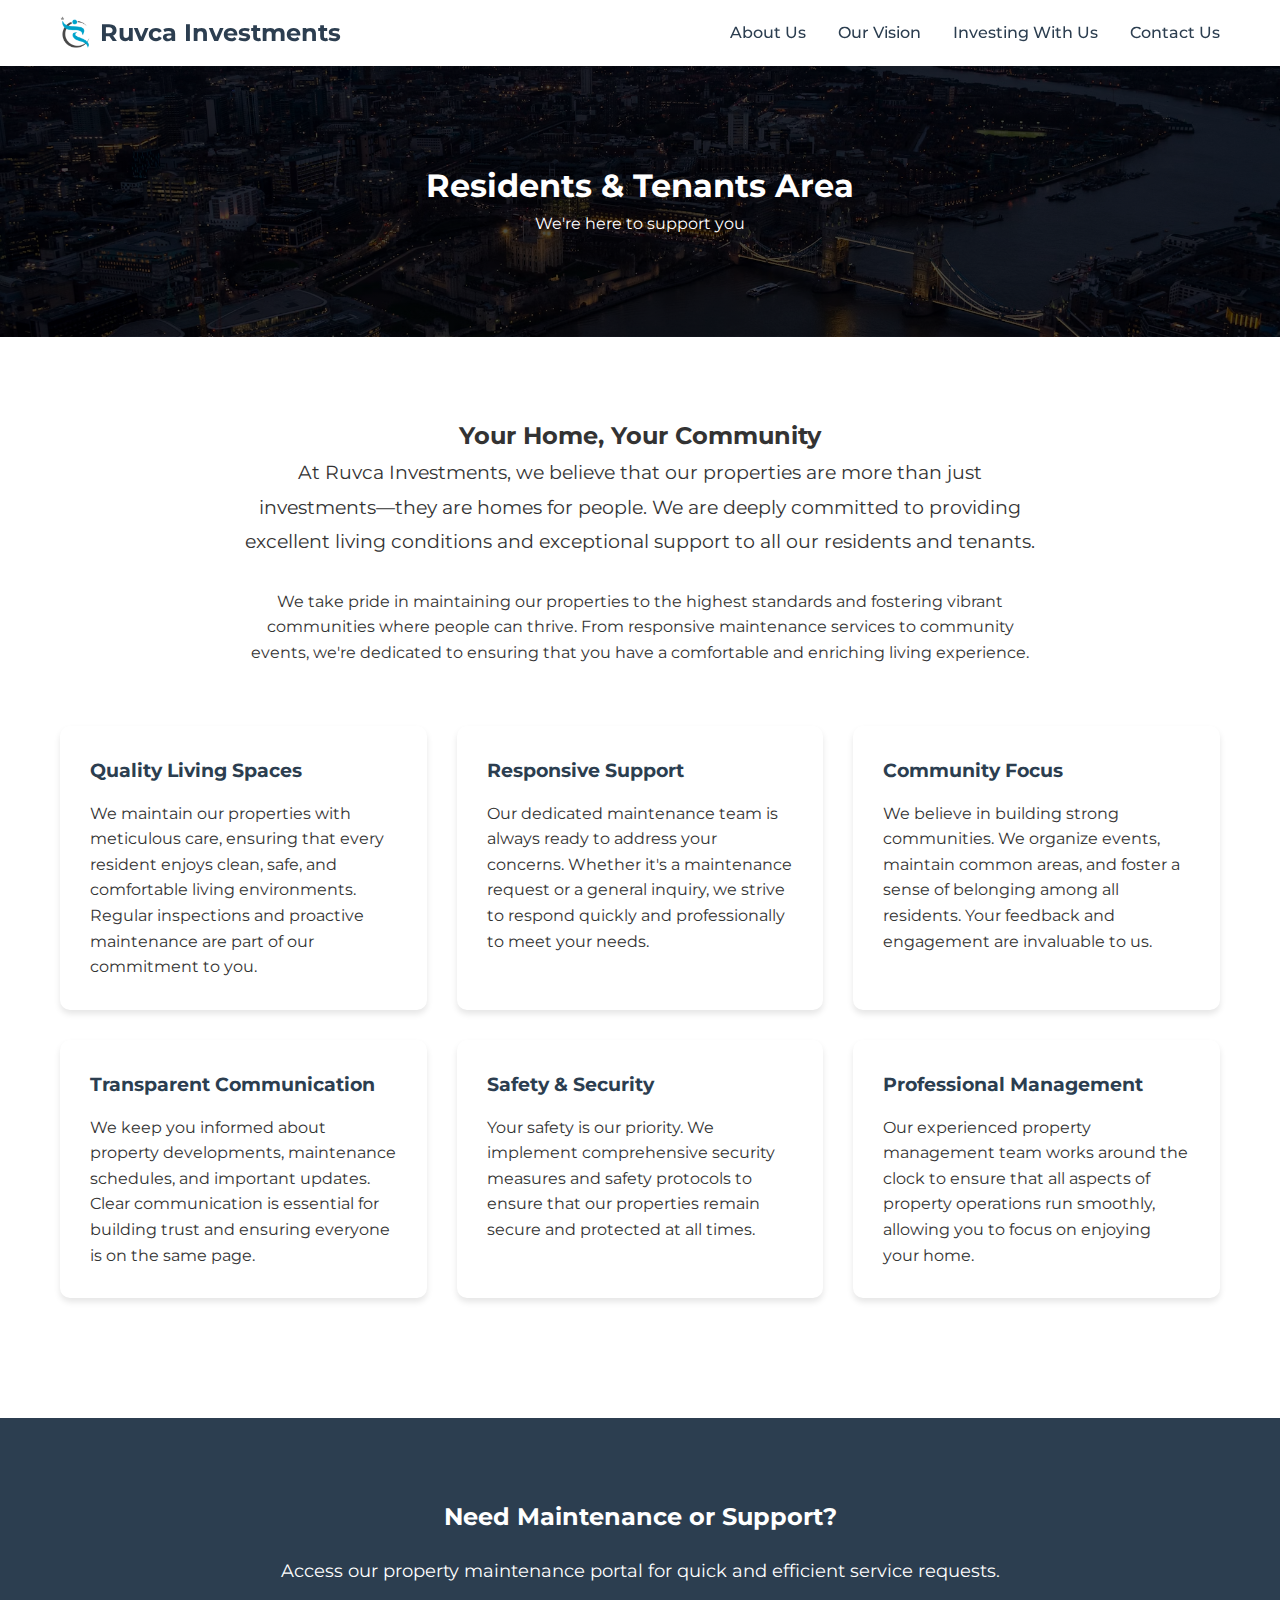
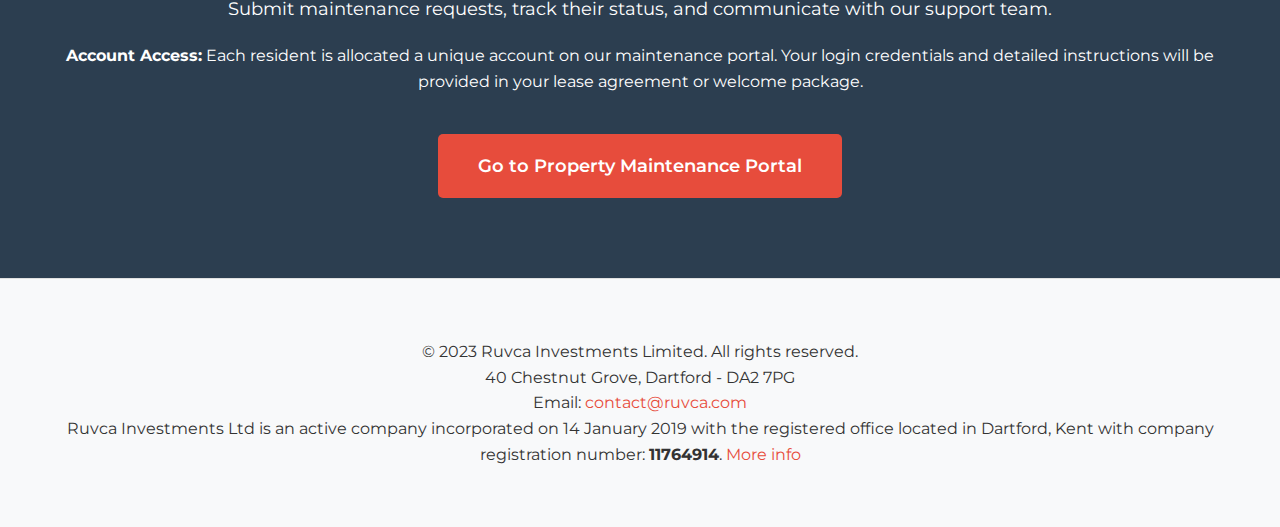
<file: residents.html>
<!DOCTYPE html>
<html lang="en">
<head>
    <meta charset="UTF-8">
    <meta name="viewport" content="width=device-width, initial-scale=1.0">
    <title>Residents/Tenants Area | Ruvca Investments</title>
    <link rel="icon" type="image/x-icon" href="favicon.ico">
    
    <link href="https://fonts.googleapis.com/css2?family=Montserrat:wght@400;600;700&display=swap" rel="stylesheet">
    <style>
        * {
            margin: 0;
            padding: 0;
            box-sizing: border-box;
        }

        body {
            font-family: 'Montserrat', sans-serif;
            line-height: 1.6;
            color: #333;
        }

        .header {
            background: linear-gradient(rgba(0, 0, 0, 0.7), rgba(0, 0, 0, 0.7)), url('images/london-top.avif');
            background-size: cover;
            background-position: center;
            color: white;
            padding: 100px 20px;
            text-align: center;
        }

        .container {
            max-width: 1200px;
            margin: 0 auto;
            padding: 0 20px;
        }

        .logo {
            display: flex;
            align-items: center;
            gap: 10px;
            font-weight: 700;
            font-size: 1.5rem;
            color: #2c3e50;
            text-decoration: none;
            line-height: 1;
        }

        .logo img {
            height: 32px;
            width: auto;
            display: inline-block;
            vertical-align: middle;
            margin-bottom: 2px;
        }

        .button {
            display: inline-block;
            padding: 15px 30px;
            background-color: #e74c3c;
            color: white;
            text-decoration: none;
            border-radius: 5px;
            margin-top: 20px;
            transition: background-color 0.3s;
        }

        .button:hover {
            background-color: #c0392b;
        }

        .navbar {
            background-color: white;
            box-shadow: 0 2px 4px rgba(0, 0, 0, 0.1);
            padding: 1rem 0;
            position: fixed;
            width: 100%;
            top: 0;
            z-index: 1000;
        }

        .nav-container {
            display: flex;
            justify-content: space-between;
            align-items: center;
        }

        .nav-menu {
            display: flex;
            list-style: none;
            align-items: center;
        }

        .nav-item {
            position: relative;
            margin-left: 2rem;
        }

        .nav-link {
            color: #2c3e50;
            text-decoration: none;
            font-weight: 500;
            transition: color 0.3s;
        }

        .nav-link:hover {
            color: #e74c3c;
        }

        .dropdown-content {
            display: none;
            position: absolute;
            background-color: white;
            min-width: 200px;
            box-shadow: 0 8px 16px rgba(0, 0, 0, 0.1);
            border-radius: 5px;
            padding: 0.5rem 0;
        }

        .nav-item:hover .dropdown-content {
            display: block;
        }

        .dropdown-link {
            display: block;
            padding: 0.5rem 1rem;
            color: #2c3e50;
            text-decoration: none;
            transition: background-color 0.3s;
        }

        .dropdown-link:hover {
            background-color: #f8f9fa;
            color: #e74c3c;
        }

        .mobile-menu-btn {
            display: none;
            background: none;
            border: none;
            font-size: 1.5rem;
            cursor: pointer;
            color: #2c3e50;
        }

        @media (max-width: 968px) {
            .mobile-menu-btn {
                display: block;
            }

            .nav-menu {
                display: none;
                position: absolute;
                top: 100%;
                left: 0;
                right: 0;
                background-color: white;
                padding: 1rem 0;
                box-shadow: 0 2px 4px rgba(0, 0, 0, 0.1);
                flex-direction: column;
            }

            .nav-menu.active {
                display: flex;
            }

            .nav-item {
                margin: 0.5rem 0;
            }

            .dropdown-content {
                position: static;
                box-shadow: none;
                padding-left: 1rem;
            }
        }

        /* Adjust header padding to account for fixed navbar */
        .header {
            padding-top: 160px;
        }

        .content {
            padding: 80px 0;
        }

        .intro-section {
            max-width: 800px;
            margin: 0 auto 60px;
            text-align: center;
        }

        .lead {
            font-size: 1.2rem;
            line-height: 1.8;
            margin-bottom: 30px;
        }

        .benefits-grid {
            display: grid;
            grid-template-columns: repeat(auto-fit, minmax(280px, 1fr));
            gap: 30px;
            margin: 40px 0;
        }

        .benefit-card {
            padding: 30px;
            border-radius: 10px;
            box-shadow: 0 4px 6px rgba(0, 0, 0, 0.1);
            background-color: white;
        }

        .benefit-card h3 {
            color: #2c3e50;
            margin-bottom: 15px;
        }

        .cta-section {
            background-color: #2c3e50;
            color: white;
            padding: 80px 0;
            text-align: center;
        }

        .portal-button {
            display: inline-block;
            padding: 18px 40px;
            background-color: #e74c3c;
            color: white;
            text-decoration: none;
            border-radius: 5px;
            margin-top: 30px;
            transition: background-color 0.3s;
            font-size: 1.1rem;
            font-weight: 600;
        }

        .portal-button:hover {
            background-color: #c0392b;
        }

        .cta-section h2 {
            margin-bottom: 20px;
        }

        .cta-section p {
            font-size: 1.1rem;
            margin-bottom: 10px;
        }

        footer {
            background-color: #f8f9fa;
            padding: 40px 0;
            text-align: center;
            border-top: 1px solid #e0e0e0;
        }

        footer a {
            color: #e74c3c;
            text-decoration: none;
        }

        footer a:hover {
            text-decoration: underline;
        }
    </style>
</head>
<body>
<nav class="navbar">
        <div class="container nav-container">
            <a href="index.html" class="logo"><img src="images/logo2.png" alt="Ruvca Investments Logo">Ruvca Investments</a>
            <button class="mobile-menu-btn">☰</button>
            <ul class="nav-menu">
                <li class="nav-item">
                    <a href="about.html" class="nav-link">About Us</a>
                </li>
                <li class="nav-item">
                    <a href="vision.html" class="nav-link">Our Vision</a>
                </li>
                <li class="nav-item">
                    <a href="investing.html" class="nav-link">Investing With Us</a>
                </li>
                <li class="nav-item">
                    <a href="contact.html" class="nav-link">Contact Us</a>
                </li>
            </ul>
        </div>
    </nav>

    <header class="header">
        <div class="container">
            <h1>Residents & Tenants Area</h1>
            <p>We're here to support you</p>
        </div>
    </header>

    <section class="content">
        <div class="container">
            <div class="intro-section">
                <h2>Your Home, Your Community</h2>
                <p class="lead">At Ruvca Investments, we believe that our properties are more than just investments—they are homes for people. We are deeply committed to providing excellent living conditions and exceptional support to all our residents and tenants.</p>
                <p>We take pride in maintaining our properties to the highest standards and fostering vibrant communities where people can thrive. From responsive maintenance services to community events, we're dedicated to ensuring that you have a comfortable and enriching living experience.</p>
            </div>

            <div class="benefits-grid">
                <div class="benefit-card">
                    <h3>Quality Living Spaces</h3>
                    <p>We maintain our properties with meticulous care, ensuring that every resident enjoys clean, safe, and comfortable living environments. Regular inspections and proactive maintenance are part of our commitment to you.</p>
                </div>
                <div class="benefit-card">
                    <h3>Responsive Support</h3>
                    <p>Our dedicated maintenance team is always ready to address your concerns. Whether it's a maintenance request or a general inquiry, we strive to respond quickly and professionally to meet your needs.</p>
                </div>
                <div class="benefit-card">
                    <h3>Community Focus</h3>
                    <p>We believe in building strong communities. We organize events, maintain common areas, and foster a sense of belonging among all residents. Your feedback and engagement are invaluable to us.</p>
                </div>
                <div class="benefit-card">
                    <h3>Transparent Communication</h3>
                    <p>We keep you informed about property developments, maintenance schedules, and important updates. Clear communication is essential for building trust and ensuring everyone is on the same page.</p>
                </div>
                <div class="benefit-card">
                    <h3>Safety & Security</h3>
                    <p>Your safety is our priority. We implement comprehensive security measures and safety protocols to ensure that our properties remain secure and protected at all times.</p>
                </div>
                <div class="benefit-card">
                    <h3>Professional Management</h3>
                    <p>Our experienced property management team works around the clock to ensure that all aspects of property operations run smoothly, allowing you to focus on enjoying your home.</p>
                </div>
            </div>
        </div>
    </section>

    <section class="cta-section">
        <div class="container">
            <h2>Need Maintenance or Support?</h2>
            <p>Access our property maintenance portal for quick and efficient service requests.</p>
            <p>Submit maintenance requests, track their status, and communicate with our support team.</p>
            <p style="font-size: 1rem; margin-top: 20px;"><strong>Account Access:</strong> Each resident is allocated a unique account on our maintenance portal. Your login credentials and detailed instructions will be provided in your lease agreement or welcome package.</p>
            <a href="https://ruvcamaintenance.azurewebsites.net/" target="_blank" rel="noopener noreferrer" class="portal-button">Go to Property Maintenance Portal</a>
        </div>
    </section>

    <footer>
        <div class="container" style="text-align: center; padding: 20px 0;">
            <p>© 2023 Ruvca Investments Limited. All rights reserved.</p>
            <p>40 Chestnut Grove, Dartford - DA2 7PG</p>
            <p>Email: <a href="mailto:contact@ruvca.com">contact@ruvca.com</a></p>
            <p>Ruvca Investments Ltd is an active company incorporated on 14 January 2019 with the registered office located in Dartford, Kent with company registration number: <strong>11764914</strong>. <a href="https://find-and-update.company-information.service.gov.uk/company/11764914" target="_blank">More info</a></p>
        </div>
    </footer>

    <script>
        document.querySelector('.mobile-menu-btn').addEventListener('click', function () {
            document.querySelector('.nav-menu').classList.toggle('active');
        });
    </script>
</body>

</html>
</file>
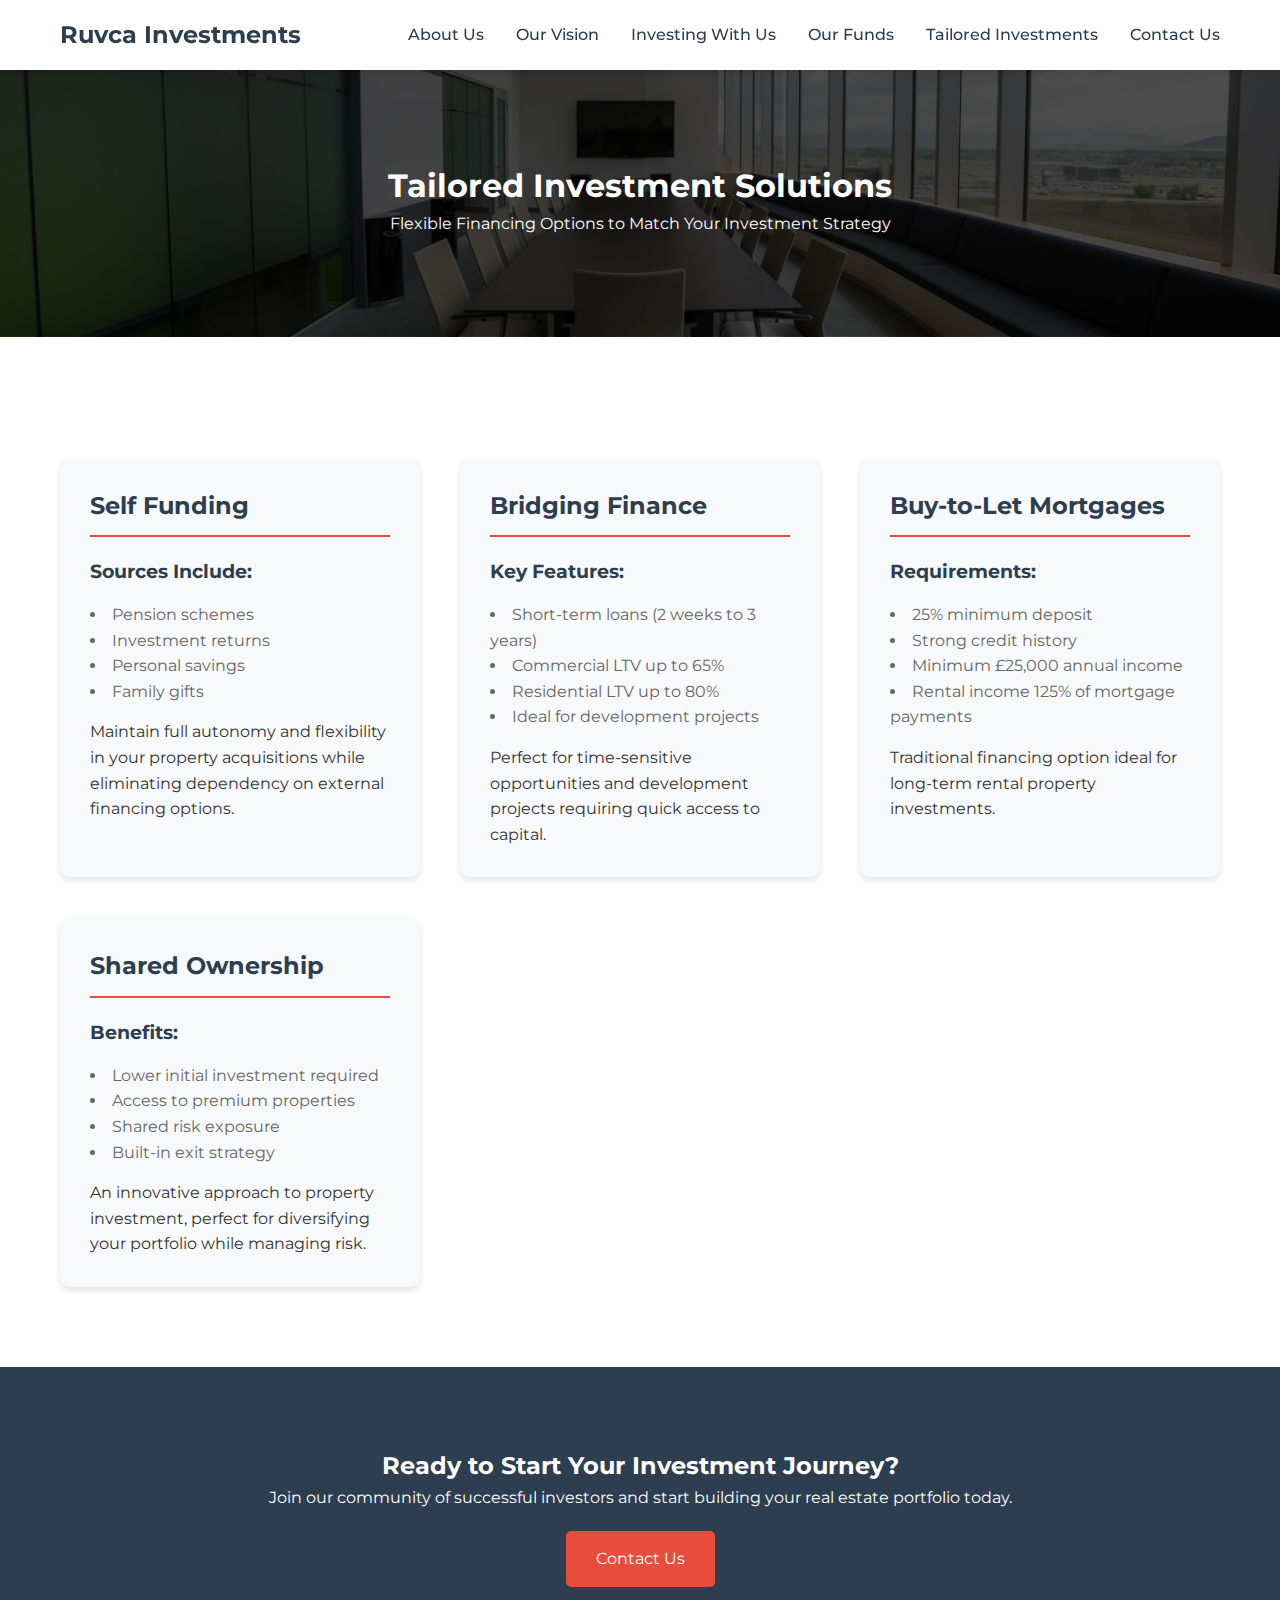
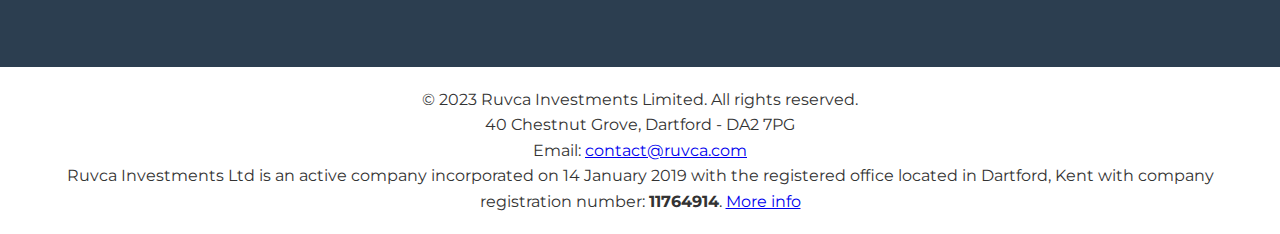
<file: tailored.html>
<!DOCTYPE html>
<html lang="en">

<head>
    <meta charset="UTF-8">
    <meta name="viewport" content="width=device-width, initial-scale=1.0">
    <title>Ruvca Investments | Real Estate Investment Experts</title>
    <link rel="icon" type="image/x-icon" href="favicon.ico">
    <link href="https://fonts.googleapis.com/css2?family=Montserrat:wght@400;600;700&display=swap" rel="stylesheet">

    <style>
        * {
            margin: 0;
            padding: 0;
            box-sizing: border-box;
        }

        body {
            font-family: 'Montserrat', sans-serif;
            line-height: 1.6;
            color: #333;
        }

        .header {
            background: linear-gradient(rgba(0, 0, 0, 0.7), rgba(0, 0, 0, 0.7)), url('images/real-estate-bg2.jpg');
            background-size: cover;
            background-position: center;
            color: white;
            padding: 100px 20px;
            text-align: center;
        }

        .container {
            max-width: 1200px;
            margin: 0 auto;
            padding: 0 20px;
        }

        .stats {
            background-color: #f8f9fa;
            padding: 40px 0;
            text-align: center;
        }

        .stats-grid {
            display: grid;
            grid-template-columns: repeat(auto-fit, minmax(200px, 1fr));
            gap: 30px;
            margin-top: 40px;
        }

        .services {
            padding: 80px 0;
        }

        .services-grid {
            display: grid;
            grid-template-columns: repeat(auto-fit, minmax(300px, 1fr));
            gap: 40px;
            margin-top: 40px;
        }

        .service-card {
            padding: 30px;
            border-radius: 10px;
            box-shadow: 0 4px 6px rgba(0, 0, 0, 0.1);
        }

        .cta {
            background-color: #2c3e50;
            color: white;
            padding: 80px 0;
            text-align: center;
        }

        .button {
            display: inline-block;
            padding: 15px 30px;
            background-color: #e74c3c;
            color: white;
            text-decoration: none;
            border-radius: 5px;
            margin-top: 20px;
            transition: background-color 0.3s;
        }

        .button:hover {
            background-color: #c0392b;
        }

        .navbar {
            background-color: white;
            box-shadow: 0 2px 4px rgba(0, 0, 0, 0.1);
            padding: 1rem 0;
            position: fixed;
            width: 100%;
            top: 0;
            z-index: 1000;
        }

        .nav-container {
            display: flex;
            justify-content: space-between;
            align-items: center;
        }

        .logo {
            font-weight: 700;
            font-size: 1.5rem;
            color: #2c3e50;
            text-decoration: none;
        }

        .nav-menu {
            display: flex;
            list-style: none;
            align-items: center;
        }

        .nav-item {
            position: relative;
            margin-left: 2rem;
        }

        .nav-link {
            color: #2c3e50;
            text-decoration: none;
            font-weight: 500;
            transition: color 0.3s;
        }

        .nav-link:hover {
            color: #e74c3c;
        }

        .dropdown-content {
            display: none;
            position: absolute;
            background-color: white;
            min-width: 200px;
            box-shadow: 0 8px 16px rgba(0, 0, 0, 0.1);
            border-radius: 5px;
            padding: 0.5rem 0;
        }

        .nav-item:hover .dropdown-content {
            display: block;
        }

        .dropdown-link {
            display: block;
            padding: 0.5rem 1rem;
            color: #2c3e50;
            text-decoration: none;
            transition: background-color 0.3s;
        }

        .dropdown-link:hover {
            background-color: #f8f9fa;
            color: #e74c3c;
        }

        .mobile-menu-btn {
            display: none;
            background: none;
            border: none;
            font-size: 1.5rem;
            cursor: pointer;
            color: #2c3e50;
        }

        @media (max-width: 968px) {
            .mobile-menu-btn {
                display: block;
            }

            .nav-menu {
                display: none;
                position: absolute;
                top: 100%;
                left: 0;
                right: 0;
                background-color: white;
                padding: 1rem 0;
                box-shadow: 0 2px 4px rgba(0, 0, 0, 0.1);
                flex-direction: column;
            }

            .nav-menu.active {
                display: flex;
            }

            .nav-item {
                margin: 0.5rem 0;
            }

            .dropdown-content {
                position: static;
                box-shadow: none;
                padding-left: 1rem;
            }
        }

        /* Adjust header padding to account for fixed navbar */
        .header {
            padding-top: 160px;
        }

        .investment-options {
            padding: 80px 0;
            background-color: #fff;
        }

        .option-grid {
            display: grid;
            grid-template-columns: repeat(auto-fit, minmax(300px, 1fr));
            gap: 40px;
            margin-top: 40px;
        }

        .option-card {
            background-color: #f8f9fa;
            padding: 30px;
            border-radius: 10px;
            box-shadow: 0 4px 6px rgba(0, 0, 0, 0.1);
            transition: transform 0.3s ease;
        }

        .option-card:hover {
            transform: translateY(-5px);
        }

        .option-image {
            width: 100%;
            height: 200px;
            object-fit: cover;
            border-radius: 5px;
            margin: 20px 0;
        }

        .option-content ul {
            list-style-position: inside;
            margin: 15px 0;
            color: #666;
        }

        .option-content h3 {
            color: #2c3e50;
            margin: 20px 0 10px;
        }

        .option-card h2 {
            color: #2c3e50;
            border-bottom: 2px solid #e74c3c;
            padding-bottom: 10px;
            margin-bottom: 20px;
        }
    </style>

</head>

<body>
    <nav class="navbar">
        <div class="container nav-container">
            <a href="index.html" class="logo">Ruvca Investments</a>
            <button class="mobile-menu-btn">☰</button>
            <ul class="nav-menu">
                <li class="nav-item">
                    <a href="about.html" class="nav-link">About Us</a>
                </li>
                <li class="nav-item">
                    <a href="vision.html" class="nav-link">Our Vision</a>
                </li>
                <li class="nav-item">
                    <a href="investing.html" class="nav-link">Investing With Us</a>
                </li>
                <li class="nav-item">
                    <a href="#" class="nav-link">Our Funds</a>
                    <div class="dropdown-content">
                        <a href="prime-location.html" class="dropdown-link">Prime Location Fund</a>
                        <a href="yield-maximizer.html" class="dropdown-link">Yield Maximizer Fund</a>
                        <a href="affordable-housing.html" class="dropdown-link">Affordable Housing Fund</a>
                        <a href="high-risk-reward.html" class="dropdown-link">High-Risk/High-Reward Fund</a>
                    </div>
                </li>
                <li class="nav-item">
                    <a href="tailored.html" class="nav-link">Tailored Investments</a>
                </li>

                <li class="nav-item">
                    <a href="contact.html" class="nav-link">Contact Us</a>
                </li>
            </ul>
        </div>
    </nav>

    <header class="header">
        <div class="container">
            <h1>Tailored Investment Solutions</h1>
            <p>Flexible Financing Options to Match Your Investment Strategy</p>
        </div>
    </header>

    <section class="investment-options">
        <div class="container">
            <div class="option-grid">
                <div class="option-card">
                    <h2>Self Funding</h2>
                    <div class="option-content">
                        <h3>Sources Include:</h3>
                        <ul>
                            <li>Pension schemes</li>
                            <li>Investment returns</li>
                            <li>Personal savings</li>
                            <li>Family gifts</li>
                        </ul>
                        <p>Maintain full autonomy and flexibility in your property acquisitions while eliminating dependency on external financing options.</p>
                    </div>
                </div>

                <div class="option-card">
                    <h2>Bridging Finance</h2>
                    <div class="option-content">
                        <h3>Key Features:</h3>
                        <ul>
                            <li>Short-term loans (2 weeks to 3 years)</li>
                            <li>Commercial LTV up to 65%</li>
                            <li>Residential LTV up to 80%</li>
                            <li>Ideal for development projects</li>
                        </ul>
                        <p>Perfect for time-sensitive opportunities and development projects requiring quick access to capital.</p>
                    </div>
                </div>

                <div class="option-card">
                    <h2>Buy-to-Let Mortgages</h2>
                    <div class="option-content">
                        <h3>Requirements:</h3>
                        <ul>
                            <li>25% minimum deposit</li>
                            <li>Strong credit history</li>
                            <li>Minimum £25,000 annual income</li>
                            <li>Rental income 125% of mortgage payments</li>
                        </ul>
                        <p>Traditional financing option ideal for long-term rental property investments.</p>
                    </div>
                </div>

                <div class="option-card">
                    <h2>Shared Ownership</h2>
                     <div class="option-content">
                        <h3>Benefits:</h3>
                        <ul>
                            <li>Lower initial investment required</li>
                            <li>Access to premium properties</li>
                            <li>Shared risk exposure</li>
                            <li>Built-in exit strategy</li>
                        </ul>
                        <p>An innovative approach to property investment, perfect for diversifying your portfolio while managing risk.</p>
                    </div>
                </div>
            </div>
        </div>
    </section>

    <section class="cta">
        <div class="container">
            <h2>Ready to Start Your Investment Journey?</h2>
            <p>Join our community of successful investors and start building your real estate portfolio today.</p>
            <a href="contact.html" class="button">Contact Us</a>
        </div>
    </section>

    <footer>
        <div class="container" style="text-align: center; padding: 20px 0;">
            <p>© 2023 Ruvca Investments Limited. All rights reserved.</p>
            <p>40 Chestnut Grove, Dartford - DA2 7PG</p>
            <p>Email: <a href="mailto:contact@ruvca.com">contact@ruvca.com</a></p>
            <p>Ruvca Investments Ltd is an active company incorporated on 14 January 2019 with the registered office located in Dartford, Kent with company registration number: <strong>11764914</strong>. <a href="https://find-and-update.company-information.service.gov.uk/company/11764914" target="_blank">More info</a></p>

        </div>
    </footer>

    <script>
        document.querySelector('.mobile-menu-btn').addEventListener('click', function () {
            document.querySelector('.nav-menu').classList.toggle('active');
        });
    </script>
</body>

</html>
</file>
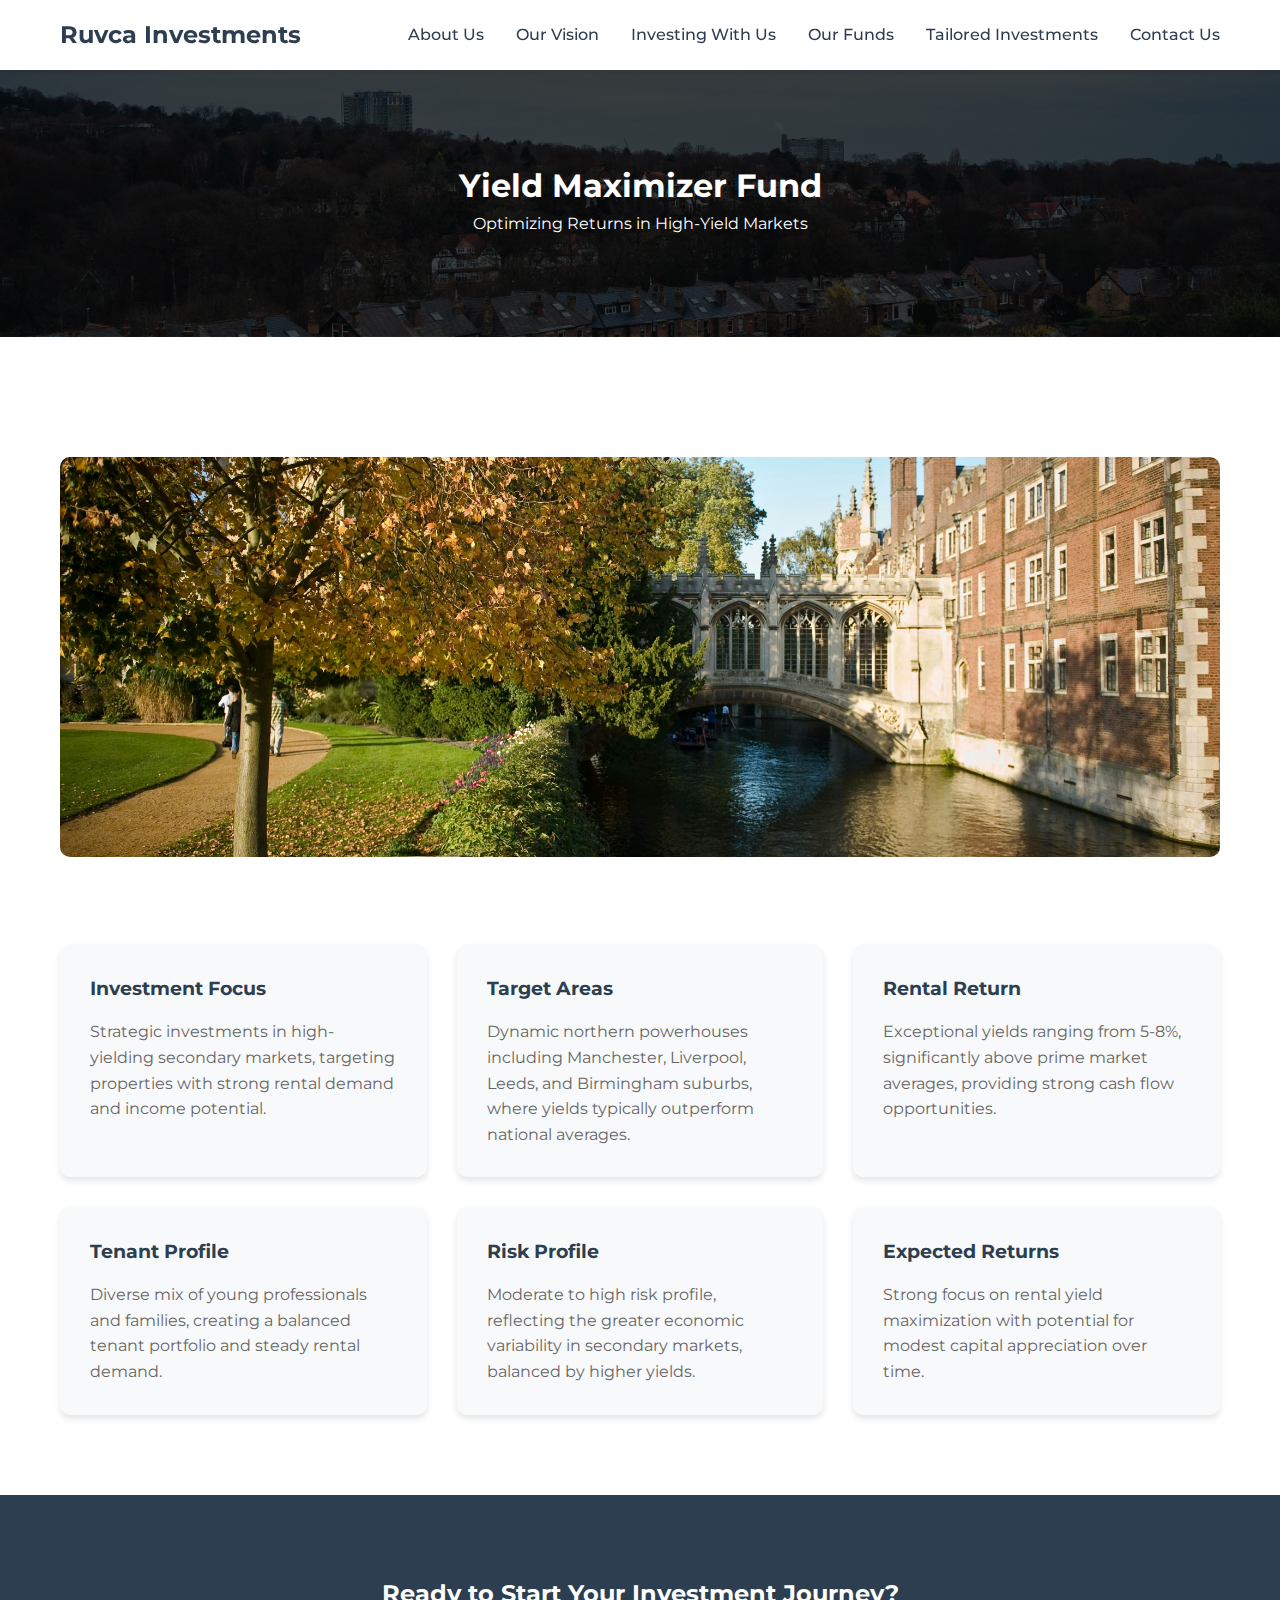
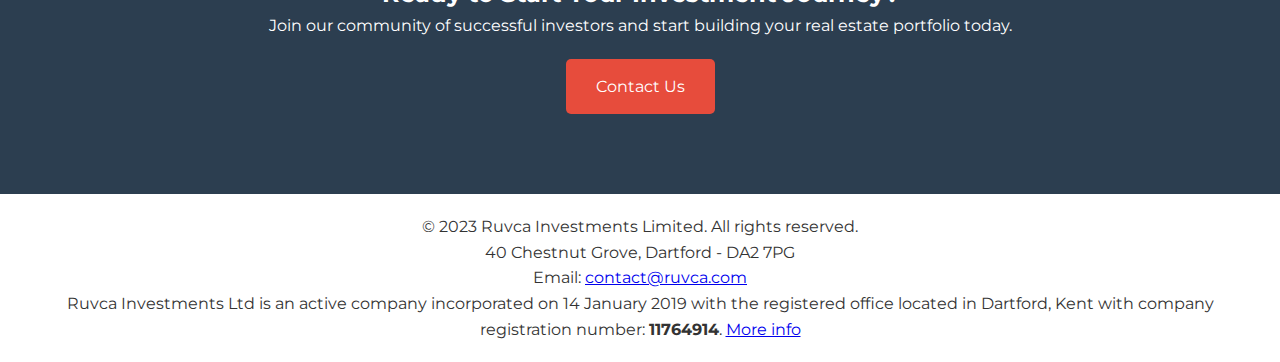
<file: yield-maximizer.html>
<!DOCTYPE html>
<html lang="en">

<head>
    <meta charset="UTF-8">
    <meta name="viewport" content="width=device-width, initial-scale=1.0">
    <title>Ruvca Investments | Real Estate Investment Experts</title>
    <link rel="icon" type="image/x-icon" href="favicon.ico">
    <link href="https://fonts.googleapis.com/css2?family=Montserrat:wght@400;600;700&display=swap" rel="stylesheet">

    <style>
        * {
            margin: 0;
            padding: 0;
            box-sizing: border-box;
        }

        body {
            font-family: 'Montserrat', sans-serif;
            line-height: 1.6;
            color: #333;
        }

        .header {
            background: linear-gradient(rgba(0, 0, 0, 0.7), rgba(0, 0, 0, 0.7)), url('images/real-estate-bg.jpg');
            background-size: cover;
            background-position: center;
            color: white;
            padding: 100px 20px;
            text-align: center;
        }

        .container {
            max-width: 1200px;
            margin: 0 auto;
            padding: 0 20px;
        }

        .stats {
            background-color: #f8f9fa;
            padding: 40px 0;
            text-align: center;
        }

        .stats-grid {
            display: grid;
            grid-template-columns: repeat(auto-fit, minmax(200px, 1fr));
            gap: 30px;
            margin-top: 40px;
        }

        .services {
            padding: 80px 0;
        }

        .services-grid {
            display: grid;
            grid-template-columns: repeat(auto-fit, minmax(300px, 1fr));
            gap: 40px;
            margin-top: 40px;
        }

        .service-card {
            padding: 30px;
            border-radius: 10px;
            box-shadow: 0 4px 6px rgba(0, 0, 0, 0.1);
        }

        .cta {
            background-color: #2c3e50;
            color: white;
            padding: 80px 0;
            text-align: center;
        }

        .button {
            display: inline-block;
            padding: 15px 30px;
            background-color: #e74c3c;
            color: white;
            text-decoration: none;
            border-radius: 5px;
            margin-top: 20px;
            transition: background-color 0.3s;
        }

        .button:hover {
            background-color: #c0392b;
        }

        .navbar {
            background-color: white;
            box-shadow: 0 2px 4px rgba(0, 0, 0, 0.1);
            padding: 1rem 0;
            position: fixed;
            width: 100%;
            top: 0;
            z-index: 1000;
        }

        .nav-container {
            display: flex;
            justify-content: space-between;
            align-items: center;
        }

        .logo {
            font-weight: 700;
            font-size: 1.5rem;
            color: #2c3e50;
            text-decoration: none;
        }

        .nav-menu {
            display: flex;
            list-style: none;
            align-items: center;
        }

        .nav-item {
            position: relative;
            margin-left: 2rem;
        }

        .nav-link {
            color: #2c3e50;
            text-decoration: none;
            font-weight: 500;
            transition: color 0.3s;
        }

        .nav-link:hover {
            color: #e74c3c;
        }

        .dropdown-content {
            display: none;
            position: absolute;
            background-color: white;
            min-width: 200px;
            box-shadow: 0 8px 16px rgba(0, 0, 0, 0.1);
            border-radius: 5px;
            padding: 0.5rem 0;
        }

        .nav-item:hover .dropdown-content {
            display: block;
        }

        .dropdown-link {
            display: block;
            padding: 0.5rem 1rem;
            color: #2c3e50;
            text-decoration: none;
            transition: background-color 0.3s;
        }

        .dropdown-link:hover {
            background-color: #f8f9fa;
            color: #e74c3c;
        }

        .mobile-menu-btn {
            display: none;
            background: none;
            border: none;
            font-size: 1.5rem;
            cursor: pointer;
            color: #2c3e50;
        }

        @media (max-width: 968px) {
            .mobile-menu-btn {
                display: block;
            }

            .nav-menu {
                display: none;
                position: absolute;
                top: 100%;
                left: 0;
                right: 0;
                background-color: white;
                padding: 1rem 0;
                box-shadow: 0 2px 4px rgba(0, 0, 0, 0.1);
                flex-direction: column;
            }

            .nav-menu.active {
                display: flex;
            }

            .nav-item {
                margin: 0.5rem 0;
            }

            .dropdown-content {
                position: static;
                box-shadow: none;
                padding-left: 1rem;
            }
        }

        /* Adjust header padding to account for fixed navbar */
        .header {
            padding-top: 160px;
        }

        .fund-details {
            padding: 80px 0;
            background-color: #fff;
        }

        .fund-grid {
            display: grid;
            grid-template-columns: repeat(auto-fit, minmax(300px, 1fr));
            gap: 30px;
            margin-top: 40px;
        }

        .fund-card {
            background-color: #f8f9fa;
            padding: 30px;
            border-radius: 10px;
            box-shadow: 0 4px 6px rgba(0, 0, 0, 0.1);
            transition: transform 0.3s ease;
        }

        .fund-card:hover {
            transform: translateY(-5px);
        }

        .fund-card h3 {
            color: #2c3e50;
            margin-bottom: 15px;
        }

        .fund-card p {
            color: #666;
        }
    </style>

</head>

<body>
    <nav class="navbar">
        <div class="container nav-container">
            <a href="index.html" class="logo">Ruvca Investments</a>
            <button class="mobile-menu-btn">☰</button>
            <ul class="nav-menu">
                <li class="nav-item">
                    <a href="about.html" class="nav-link">About Us</a>
                </li>
                <li class="nav-item">
                    <a href="vision.html" class="nav-link">Our Vision</a>
                </li>
                <li class="nav-item">
                    <a href="investing.html" class="nav-link">Investing With Us</a>
                </li>
                <li class="nav-item">
                    <a href="#" class="nav-link">Our Funds</a>
                    <div class="dropdown-content">
                        <a href="prime-location.html" class="dropdown-link">Prime Location Fund</a>
                        <a href="yield-maximizer.html" class="dropdown-link">Yield Maximizer Fund</a>
                        <a href="affordable-housing.html" class="dropdown-link">Affordable Housing Fund</a>
                        <a href="high-risk-reward.html" class="dropdown-link">High-Risk/High-Reward Fund</a>                    </div>
                </li>
                <li class="nav-item">
                    <a href="tailored.html" class="nav-link">Tailored Investments</a>
                </li>
                <li class="nav-item">
                    <a href="contact.html" class="nav-link">Contact Us</a>
                </li>
            </ul>
        </div>
    </nav>

    <header class="header">
        <div class="container">
            <h1>Yield Maximizer Fund</h1>
            <p>Optimizing Returns in High-Yield Markets</p>
        </div>
    </header>

    <section class="fund-details">
        <div class="container">
            <div class="fund-image">
                <img src="images/yield-maximizer.jpg" alt="Modern apartment complex in Manchester" style="width: 100%; height: 400px; object-fit: cover; border-radius: 10px; margin: 40px 0;">
            </div>
            
            <div class="fund-grid">
                <div class="fund-card">
                    <h3>Investment Focus</h3>
                    <p>Strategic investments in high-yielding secondary markets, targeting properties with strong rental demand and income potential.</p>
                </div>
                
                <div class="fund-card">
                    <h3>Target Areas</h3>
                    <p>Dynamic northern powerhouses including Manchester, Liverpool, Leeds, and Birmingham suburbs, where yields typically outperform national averages.</p>
                </div>
                
                <div class="fund-card">
                    <h3>Rental Return</h3>
                    <p>Exceptional yields ranging from 5-8%, significantly above prime market averages, providing strong cash flow opportunities.</p>
                </div>
                
                <div class="fund-card">
                    <h3>Tenant Profile</h3>
                    <p>Diverse mix of young professionals and families, creating a balanced tenant portfolio and steady rental demand.</p>
                </div>
                
                <div class="fund-card">
                    <h3>Risk Profile</h3>
                    <p>Moderate to high risk profile, reflecting the greater economic variability in secondary markets, balanced by higher yields.</p>
                </div>
                
                <div class="fund-card">
                    <h3>Expected Returns</h3>
                    <p>Strong focus on rental yield maximization with potential for modest capital appreciation over time.</p>
                </div>
            </div>
        </div>
    </section>

    <section class="cta">
        <div class="container">
            <h2>Ready to Start Your Investment Journey?</h2>
            <p>Join our community of successful investors and start building your real estate portfolio today.</p>
            <a href="contact.html" class="button">Contact Us</a>
        </div>
    </section>

    <footer>
        <div class="container" style="text-align: center; padding: 20px 0;">
            <p>© 2023 Ruvca Investments Limited. All rights reserved.</p>
            <p>40 Chestnut Grove, Dartford - DA2 7PG</p>
            <p>Email: <a href="mailto:contact@ruvca.com">contact@ruvca.com</a></p>
            <p>Ruvca Investments Ltd is an active company incorporated on 14 January 2019 with the registered office located in Dartford, Kent with company registration number: <strong>11764914</strong>. <a href="https://find-and-update.company-information.service.gov.uk/company/11764914" target="_blank">More info</a></p>

        </div>
    </footer>

    <script>
        document.querySelector('.mobile-menu-btn').addEventListener('click', function () {
            document.querySelector('.nav-menu').classList.toggle('active');
        });
    </script>
</body>

</html>
</file>
